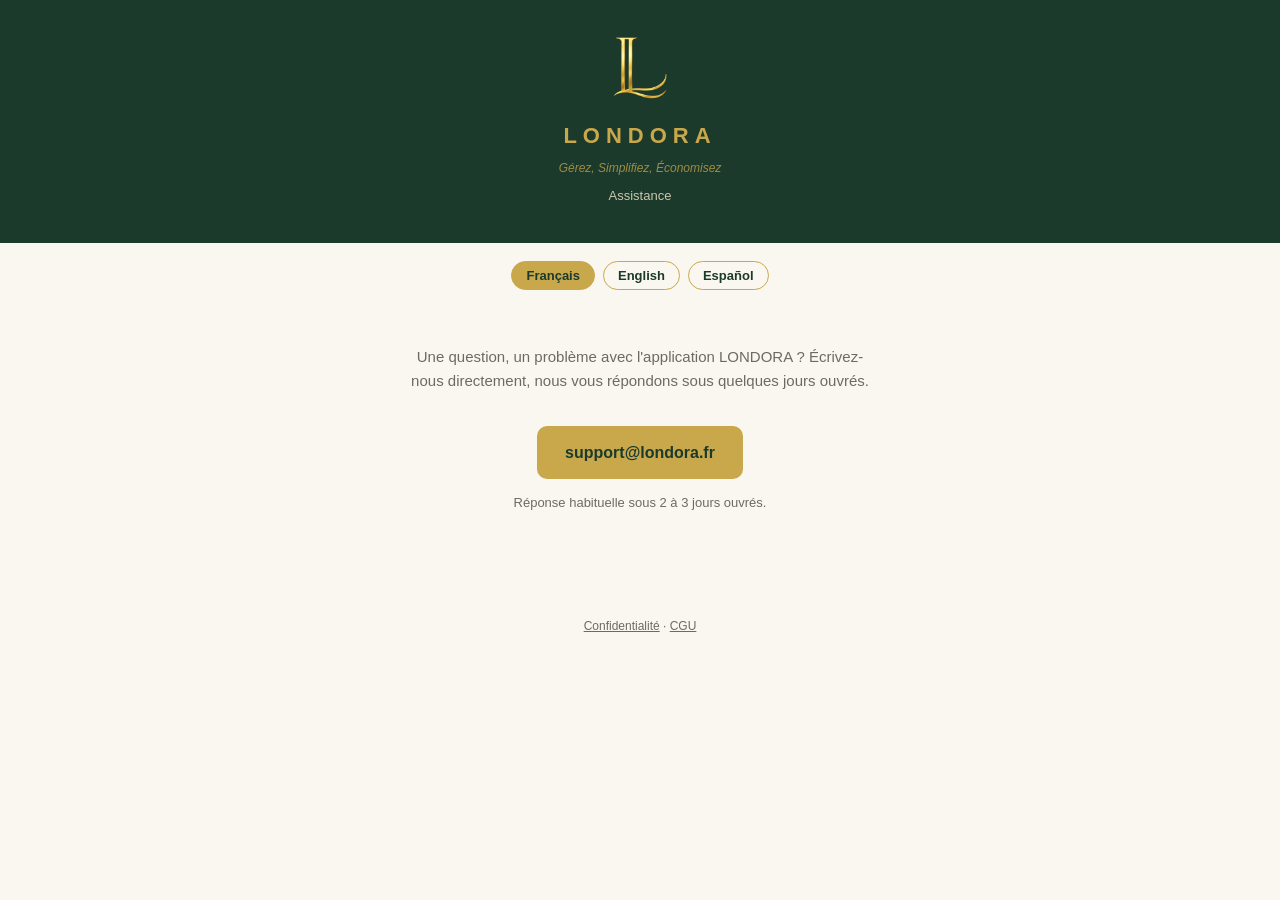
<file: index.html>
<!DOCTYPE html>
<html lang="fr">
<head>
<meta charset="UTF-8">
<meta name="viewport" content="width=device-width, initial-scale=1.0">
<title>LONDORA — Assistance</title>
<style>
  :root{ --green:#1b3a2b; --gold:#c9a84c; --text:#2b2b28; --gray:#6b6b64; --bg:#faf7f0; }
  *{box-sizing:border-box;}
  body{margin:0;font-family:-apple-system,BlinkMacSystemFont,'Segoe UI',Roboto,sans-serif;background:var(--bg);color:var(--text);line-height:1.6;}
  header{background:var(--green);padding:36px 24px;text-align:center;}
  header h1{color:var(--gold);font-size:22px;letter-spacing:6px;margin:0 0 6px;font-weight:600;}
  header p{color:#e8dfc8;font-size:13px;margin:0;opacity:.85;}
  header .slogan{color:var(--gold);font-size:12px;margin:2px 0 8px;opacity:.75;font-style:italic;}
  .langs{display:flex;justify-content:center;gap:8px;padding:18px 16px 0;}
  .langs button{border:1px solid var(--gold);background:transparent;color:var(--green);padding:6px 14px;border-radius:20px;font-size:13px;cursor:pointer;font-weight:600;}
  .langs button.active{background:var(--gold);color:var(--green);}
  main{max-width:520px;margin:0 auto;padding:40px 24px 70px;text-align:center;}
  p{font-size:15px;color:var(--gray);}
  .btn{display:inline-block;margin-top:18px;background:var(--gold);color:var(--green);text-decoration:none;padding:14px 28px;border-radius:10px;font-weight:700;font-size:16px;}
  .delay{font-size:13px;color:var(--gray);margin-top:14px;}
  .lang-block{display:none;}
  .lang-block.active{display:block;}
  footer{text-align:center;padding:20px;font-size:12px;color:var(--gray);}
  footer a{color:var(--gray);}
</style>
</head>
<body>
<header>
  <img src="[data-uri]" alt="LONDORA" style="width:56px;height:auto;margin-bottom:10px;">
  <h1>LONDORA</h1>
  <p class="slogan" id="slogan">Gérez, Simplifiez, Économisez</p>
  <p id="subtitle">Assistance</p>
</header>
<div class="langs">
  <button data-lang="fr" class="active">Français</button>
  <button data-lang="en">English</button>
  <button data-lang="es">Español</button>
</div>
<main>

<div class="lang-block active" data-lang="fr">
<p>Une question, un problème avec l'application LONDORA ? Écrivez-nous directement, nous vous répondons sous quelques jours ouvrés.</p>
<a class="btn" href="mailto:support@londora.fr">support@londora.fr</a>
<p class="delay">Réponse habituelle sous 2 à 3 jours ouvrés.</p>
</div>

<div class="lang-block" data-lang="en">
<p>A question or an issue with the LONDORA app? Write to us directly, we reply within a few business days.</p>
<a class="btn" href="mailto:support@londora.fr">support@londora.fr</a>
<p class="delay">Typical response time: 2 to 3 business days.</p>
</div>

<div class="lang-block" data-lang="es">
<p>¿Una pregunta o un problema con la app LONDORA? Escríbanos directamente, respondemos en unos días hábiles.</p>
<a class="btn" href="mailto:support@londora.fr">support@londora.fr</a>
<p class="delay">Tiempo de respuesta habitual: 2 a 3 días hábiles.</p>
</div>

</main>
<footer>
  <a href="privacy-policy.html">Confidentialité</a> · <a href="terms-of-service.html">CGU</a>
</footer>
<script>
  var subtitles={fr:'Assistance',en:'Support',es:'Soporte'};
  var slogans={fr:'Gérez, Simplifiez, Économisez',en:'Manage, Simplify, Save',es:'Gestione, Simplifique, Ahorre'};
  document.querySelectorAll('.langs button').forEach(function(btn){
    btn.addEventListener('click',function(){
      var lang=btn.getAttribute('data-lang');
      document.querySelectorAll('.langs button').forEach(function(b){b.classList.toggle('active',b===btn);});
      document.querySelectorAll('.lang-block').forEach(function(b){b.classList.toggle('active',b.getAttribute('data-lang')===lang);});
      document.getElementById('subtitle').textContent=subtitles[lang];
      document.getElementById('slogan').textContent=slogans[lang];
      document.documentElement.lang=lang;
    });
  });
</script>
</body>
</html>
</file>
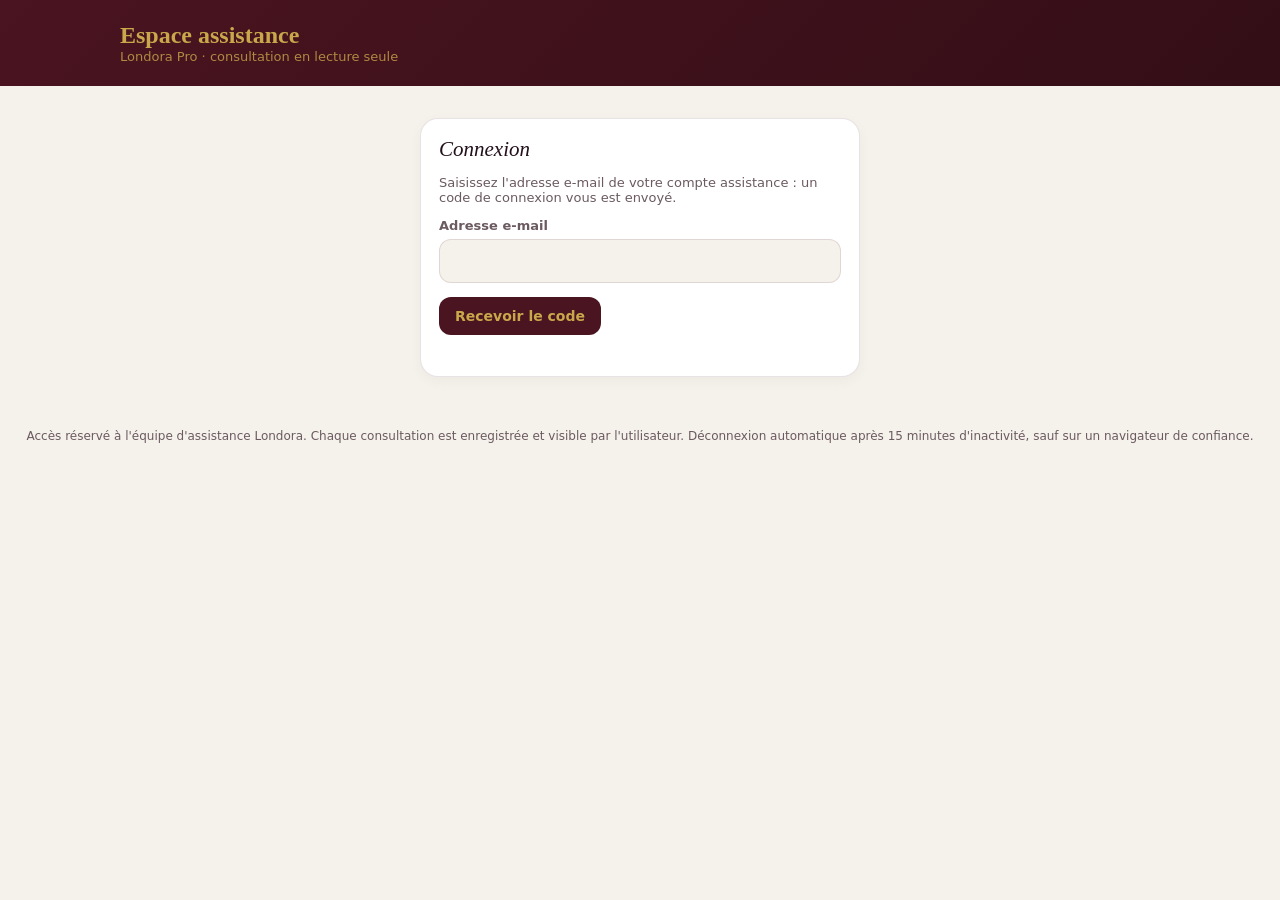
<file: assistance/index.html>
<!doctype html>
<html lang="fr">
<head>
<meta charset="utf-8">
<meta name="viewport" content="width=device-width, initial-scale=1, viewport-fit=cover">
<meta name="robots" content="noindex, nofollow, noarchive">
<meta name="referrer" content="no-referrer">
<meta http-equiv="Content-Security-Policy" content="default-src 'none'; script-src 'self'; style-src 'self' https://fonts.googleapis.com; font-src https://fonts.gstatic.com; img-src 'self' data:; connect-src https://pddevkamxjvnylurqqjo.supabase.co; base-uri 'none'; form-action 'none'">
<title>Espace assistance — Londora Pro</title>
<link rel="preconnect" href="https://fonts.googleapis.com">
<link href="https://fonts.googleapis.com/css2?family=Playfair+Display:ital,wght@0,600;1,500&family=Inter:wght@400;500;600;700&display=swap" rel="stylesheet">
<link rel="stylesheet" href="assistance.css">
<!--
  Espace assistance Londora Pro — publié sur support.londora.fr/assistance/.
  Connexion : code e-mail (Supabase Auth) + double authentification (TOTP).
  Lecture seule d'un dossier UNIQUEMENT avec le code d'accès que
  l'utilisateur a créé dans l'app (supabase/support_access.sql).
  Aucune clé secrète ici : seule la clé publique (publishable) est utilisée.
  La session est gardée en mémoire ; « Faire confiance à ce navigateur » (case
  à cocher, 7 jours non prolongés) conserve seulement le jeton de renouvellement.
-->
</head>
<body>
<header><div class="wrap head">
  <div><h1>Espace assistance</h1><div class="sub">Londora Pro · consultation en lecture seule</div></div>
  <div class="head-actions"><span id="who" class="who"></span><button class="btn ghost" id="logout" hidden>Se déconnecter</button></div>
</div></header>
<main class="wrap" id="app"><p class="muted">Chargement…</p></main>
<footer>Accès réservé à l'équipe d'assistance Londora. Chaque consultation est enregistrée et visible par l'utilisateur. Déconnexion automatique après 15 minutes d'inactivité, sauf sur un navigateur de confiance.</footer>
<script src="assistance.js"></script>
</body>
</html>
</file>
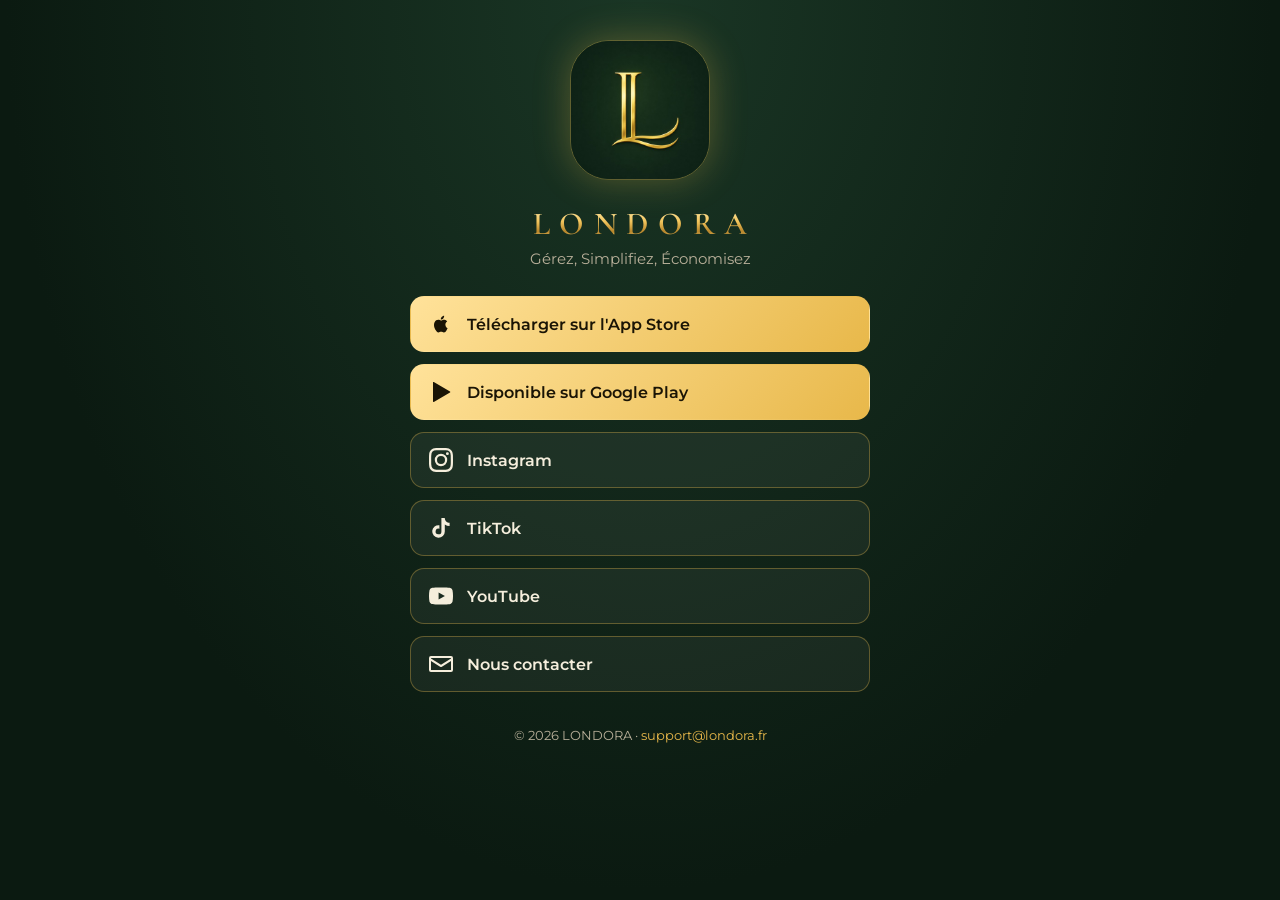
<file: liens/index.html>
<!doctype html>
<html lang="fr">
<head>
<meta charset="utf-8">
<meta name="viewport" content="width=device-width, initial-scale=1">
<title>LONDORA — Liens</title>
<meta name="description" content="LONDORA — Gérez, Simplifiez, Économisez. Retrouvez l'app et tous nos réseaux.">
<meta property="og:title" content="LONDORA">
<meta property="og:description" content="Gérez, Simplifiez, Économisez. L'app et tous nos réseaux.">
<meta property="og:image" content="https://support.londora.fr/liens/logo.jpg">
<meta property="og:url" content="https://support.londora.fr/liens/">
<meta name="theme-color" content="#0B1A11">
<link rel="icon" href="logo.jpg">
<link rel="preconnect" href="https://fonts.googleapis.com">
<link href="https://fonts.googleapis.com/css2?family=Cormorant+Garamond:wght@600&family=Montserrat:wght@400;600&display=swap" rel="stylesheet">
<style>
  :root {
    --bg: #0B1A11;
    --bg2: #1A3625;
    --gold: #E8B84A;
    --gold-light: #FFE29A;
    --text: #F5EEDC;
    --muted: #B9B09A;
    --card: rgba(255, 255, 255, 0.05);
    --card-border: rgba(232, 184, 74, 0.35);
  }
  * { box-sizing: border-box; margin: 0; padding: 0; }
  body {
    min-height: 100vh;
    background: radial-gradient(ellipse at top, var(--bg2) 0%, var(--bg) 70%) fixed, var(--bg);
    color: var(--text);
    font-family: "Montserrat", system-ui, sans-serif;
    display: flex;
    justify-content: center;
    padding: 40px 16px 32px;
  }
  main { width: 100%; max-width: 460px; text-align: center; }
  .logo {
    width: 100%;
    max-width: 140px;
    border-radius: 28%;
    border: 1px solid var(--card-border);
    box-shadow: 0 0 36px rgba(232, 184, 74, 0.3);
  }
  .sr { position: absolute; width: 1px; height: 1px; overflow: hidden; clip: rect(0 0 0 0); }
  h1 {
    font-family: "Cormorant Garamond", serif;
    font-weight: 600;
    letter-spacing: 0.3em;
    padding-left: 0.3em;
    background: linear-gradient(180deg, #FFF1C1 0%, #F2C55C 45%, #B8862B 70%, #F7D77F 100%);
    -webkit-background-clip: text;
    background-clip: text;
    color: transparent;
    margin-top: 20px;
    font-size: 2rem;
  }
  .tagline { color: var(--muted); margin: 6px 0 28px; font-size: 0.95rem; }
  .links { display: flex; flex-direction: column; gap: 12px; }
  a.link {
    display: flex;
    align-items: center;
    gap: 14px;
    padding: 15px 18px;
    border-radius: 14px;
    background: var(--card);
    border: 1px solid var(--card-border);
    color: var(--text);
    text-decoration: none;
    font-weight: 600;
    transition: transform .15s ease, background .15s ease, border-color .15s ease;
  }
  a.link:hover, a.link:focus-visible {
    transform: translateY(-2px);
    background: rgba(232, 184, 74, 0.12);
    border-color: var(--gold);
    outline: none;
  }
  a.link.primary {
    background: linear-gradient(135deg, var(--gold-light), var(--gold));
    color: #1A1405;
    border-color: transparent;
  }
  a.link svg { width: 24px; height: 24px; flex-shrink: 0; fill: currentColor; }
  a.link span { flex: 1; text-align: left; }
  a.link small { display: block; font-weight: 400; font-size: 0.8rem; opacity: 0.75; }
  footer { margin-top: 36px; color: var(--muted); font-size: 0.8rem; }
  footer a { color: var(--gold); text-decoration: none; }
</style>
</head>
<body>
<main>
  <img class="logo" src="[data-uri]" alt="Logo LONDORA">
  <h1>LONDORA</h1>
  <p class="tagline">Gérez, Simplifiez, Économisez</p>
  <nav class="links" id="links"></nav>
  <footer>© <span id="year"></span> LONDORA · <a href="mailto:support@londora.fr">support@londora.fr</a></footer>
</main>

<script>
  // ====== À MODIFIER : mets tes liens ici. Laisse "" pour cacher un bouton. ======
  const LIENS = {
    appstore:  "https://apps.apple.com/fr/app/id6799540993",
    playstore: "https://play.google.com/store/apps/details?id=com.londora.app.londora",
    instagram: "https://www.instagram.com/londora.app/",
    tiktok:    "https://www.tiktok.com/@londora.app",
    youtube:   "https://www.youtube.com/@londora_app",
    facebook:  "",
    snapchat:  "",
    x:         "",
    site:      "",   // ex : "https://londora.fr"
    email:     "support@londora.fr",
  };
  // ================================================================================

  const ICONS = {
    apple: '<path d="M16.37 12.63c-.02-2.1 1.72-3.12 1.8-3.17-.98-1.43-2.5-1.63-3.05-1.65-1.3-.13-2.53.76-3.19.76-.66 0-1.67-.74-2.75-.72-1.41.02-2.72.82-3.45 2.09-1.47 2.55-.38 6.33 1.06 8.4.7 1.01 1.54 2.15 2.63 2.11 1.06-.04 1.46-.68 2.73-.68 1.28 0 1.64.68 2.75.66 1.14-.02 1.86-1.03 2.55-2.05.8-1.17 1.13-2.31 1.15-2.37-.03-.01-2.21-.85-2.23-3.38zM14.27 6.43c.58-.71.98-1.69.87-2.68-.84.03-1.86.56-2.47 1.27-.54.62-1.02 1.63-.89 2.59.94.07 1.9-.48 2.49-1.18z"/>',
    play: '<path d="M4 2.5v19c0 .4.45.65.8.43L21 12.43a.5.5 0 0 0 0-.86L4.8 2.07A.5.5 0 0 0 4 2.5z"/>',
    instagram: '<path d="M12 2.2c3.2 0 3.6 0 4.8.1 3.3.1 4.8 1.7 4.9 4.9.1 1.3.1 1.6.1 4.8s0 3.6-.1 4.8c-.1 3.2-1.7 4.8-4.9 4.9-1.3.1-1.6.1-4.8.1s-3.6 0-4.8-.1c-3.3-.1-4.8-1.7-4.9-4.9C2.2 15.6 2.2 15.2 2.2 12s0-3.6.1-4.8C2.4 3.9 3.9 2.4 7.2 2.3 8.4 2.2 8.8 2.2 12 2.2zM12 0C8.7 0 8.3 0 7.1.1 2.7.3.3 2.7.1 7.1 0 8.3 0 8.7 0 12s0 3.7.1 4.9c.2 4.4 2.6 6.8 7 7 1.2.1 1.6.1 4.9.1s3.7 0 4.9-.1c4.4-.2 6.8-2.6 7-7 .1-1.2.1-1.6.1-4.9s0-3.7-.1-4.9c-.2-4.4-2.6-6.8-7-7C15.7 0 15.3 0 12 0zm0 5.8a6.2 6.2 0 1 0 0 12.4 6.2 6.2 0 0 0 0-12.4zM12 16a4 4 0 1 1 0-8 4 4 0 0 1 0 8zm6.4-11.8a1.4 1.4 0 1 0 0 2.9 1.4 1.4 0 0 0 0-2.9z"/>',
    tiktok: '<path d="M19.6 6.7a4.8 4.8 0 0 1-3.8-4.2V2h-3.4v13.4a2.9 2.9 0 1 1-2-2.7V9.2a6.3 6.3 0 1 0 5.4 6.2V8.6a8.2 8.2 0 0 0 4.8 1.5V6.7h-1z"/>',
    youtube: '<path d="M23.5 6.2a3 3 0 0 0-2.1-2.1C19.5 3.6 12 3.6 12 3.6s-7.5 0-9.4.5A3 3 0 0 0 .5 6.2 31 31 0 0 0 0 12a31 31 0 0 0 .5 5.8 3 3 0 0 0 2.1 2.1c1.9.5 9.4.5 9.4.5s7.5 0 9.4-.5a3 3 0 0 0 2.1-2.1A31 31 0 0 0 24 12a31 31 0 0 0-.5-5.8zM9.6 15.6V8.4l6.3 3.6-6.3 3.6z"/>',
    facebook: '<path d="M24 12a12 12 0 1 0-13.9 11.9v-8.4h-3V12h3V9.4c0-3 1.8-4.7 4.5-4.7 1.3 0 2.7.2 2.7.2v3h-1.5c-1.5 0-2 .9-2 1.9V12h3.4l-.5 3.5h-2.9v8.4A12 12 0 0 0 24 12z"/>',
    snapchat: '<path d="M12.2 1c2.4 0 4.6 1.4 5.6 3.6.4.8.4 2.2.3 3.4v.6c.3.1.6.2 1 .1.5-.1 1 .1 1.1.5.2.6-.6 1-1.4 1.3-.5.2-1 .4-1 .9.3 1.5 2 3.3 3.6 3.7.3.1.5.3.4.6-.2.6-1.6.8-2.2 1-.2.3-.1.9-.5 1.1-.6.2-1.4-.2-2.6.1-1 .2-1.8 1.7-4.2 1.7s-3.2-1.5-4.2-1.7c-1.2-.3-2 .1-2.6-.1-.4-.2-.3-.8-.5-1.1-.6-.2-2-.4-2.2-1-.1-.3.1-.5.4-.6 1.6-.4 3.3-2.2 3.6-3.7 0-.5-.5-.7-1-.9-.8-.3-1.6-.7-1.4-1.3.1-.4.6-.6 1.1-.5.4.1.7 0 1-.1V8c-.1-1.2-.1-2.6.3-3.4C7.6 2.4 9.8 1 12.2 1z"/>',
    x: '<path d="M18.2 2.2h3.4l-7.4 8.5L23 21.8h-6.8l-5.3-7-6.1 7H1.4l7.9-9L1 2.2h7l4.8 6.4 5.4-6.4zm-1.2 17.6h1.9L7.1 4.1H5.1l11.9 15.7z"/>',
    web: '<path d="M12 0a12 12 0 1 0 0 24 12 12 0 0 0 0-24zm7.9 7h-3.4a18 18 0 0 0-1.6-4.4A10 10 0 0 1 19.9 7zM12 2c.9 1.3 1.7 2.9 2.2 5H9.8c.5-2.1 1.3-3.7 2.2-5zM2.3 14a10 10 0 0 1 0-4h3.9a20 20 0 0 0 0 4H2.3zm.8 2h3.4a18 18 0 0 0 1.6 4.4A10 10 0 0 1 3.1 16zm3.4-9H3.1a10 10 0 0 1 5-4.4A18 18 0 0 0 6.5 7zM12 22c-.9-1.3-1.7-2.9-2.2-5h4.4c-.5 2.1-1.3 3.7-2.2 5zm2.6-7H9.4a18 18 0 0 1 0-4h5.2a18 18 0 0 1 0 4zm.3 5.4c.7-1.3 1.3-2.8 1.6-4.4h3.4a10 10 0 0 1-5 4.4zm2.9-6.4a20 20 0 0 0 0-4h3.9a10 10 0 0 1 0 4h-3.9z"/>',
    mail: '<path d="M2 4h20a2 2 0 0 1 2 2v12a2 2 0 0 1-2 2H2a2 2 0 0 1-2-2V6a2 2 0 0 1 2-2zm0 2v.5l10 6.3 10-6.3V6H2zm20 2.9-9.5 6a1 1 0 0 1-1 0L2 8.9V18h20V8.9z"/>',
  };

  const BOUTONS = [
    { key: "appstore",  icon: "apple",     label: "Télécharger sur l'App Store", primary: true },
    { key: "playstore", icon: "play",      label: "Disponible sur Google Play", primary: true },
    { key: "instagram", icon: "instagram", label: "Instagram" },
    { key: "tiktok",    icon: "tiktok",    label: "TikTok" },
    { key: "youtube",   icon: "youtube",   label: "YouTube" },
    { key: "facebook",  icon: "facebook",  label: "Facebook" },
    { key: "snapchat",  icon: "snapchat",  label: "Snapchat" },
    { key: "x",         icon: "x",         label: "X (Twitter)" },
    { key: "site",      icon: "web",       label: "Site web" },
    { key: "email",     icon: "mail",      label: "Nous contacter" },
  ];

  const nav = document.getElementById("links");
  for (const b of BOUTONS) {
    let url = LIENS[b.key];
    if (!url) continue;
    if (b.key === "email") url = "mailto:" + url;
    const a = document.createElement("a");
    a.className = "link" + (b.primary ? " primary" : "");
    a.href = url;
    if (!url.startsWith("mailto:")) { a.target = "_blank"; a.rel = "noopener"; }
    a.innerHTML = `<svg viewBox="0 0 24 24" aria-hidden="true">${ICONS[b.icon]}</svg>`
      + `<span>${b.label}${b.sub ? `<small>${b.sub}</small>` : ""}</span>`;
    nav.appendChild(a);
  }
  document.getElementById("year").textContent = new Date().getFullYear();
</script>
</body>
</html>
</file>
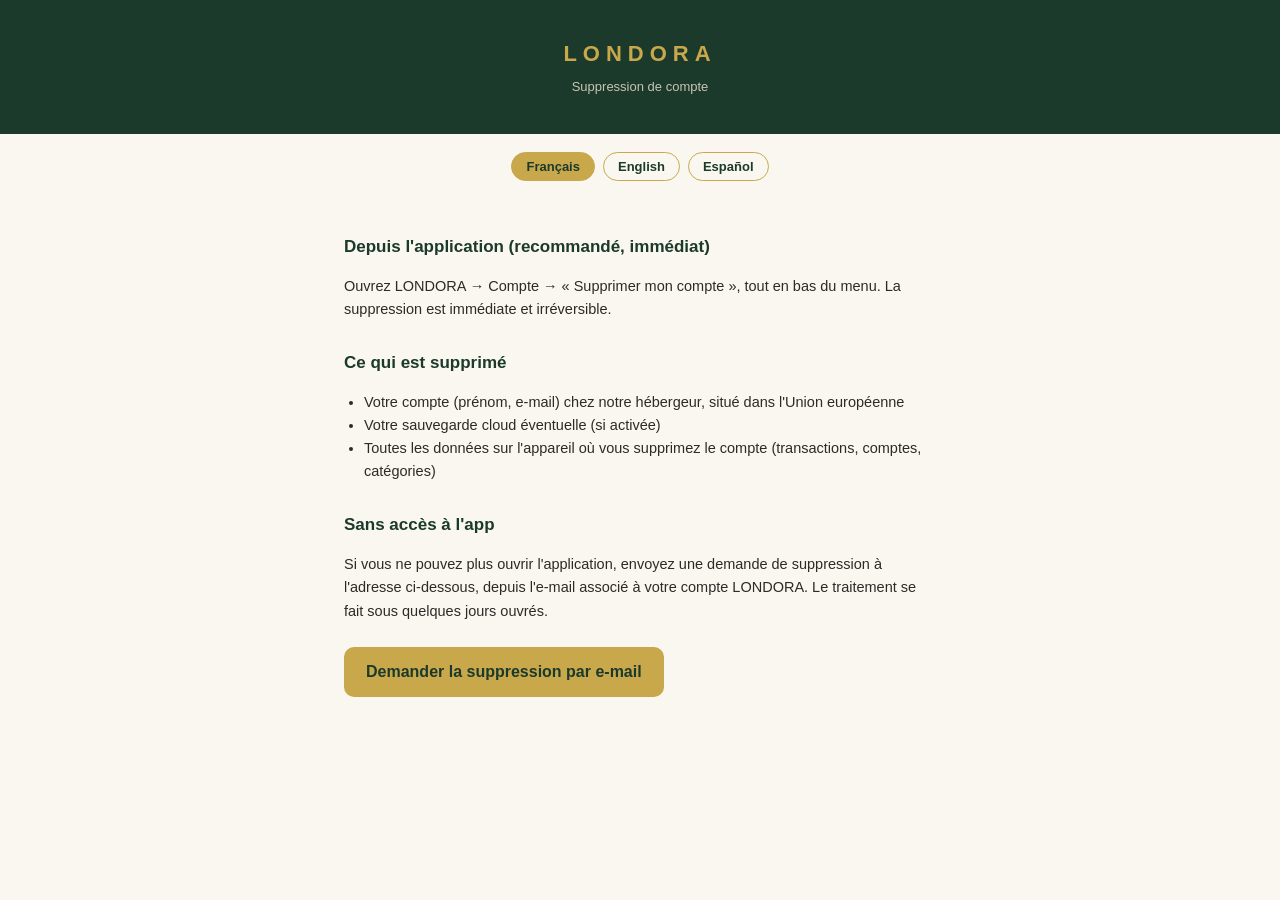
<file: account-deletion.html>
<!DOCTYPE html>
<html lang="fr">
<head>
<meta charset="UTF-8">
<meta name="viewport" content="width=device-width, initial-scale=1.0">
<title>LONDORA — Suppression de compte</title>
<style>
  :root{ --green:#1b3a2b; --gold:#c9a84c; --text:#2b2b28; --gray:#6b6b64; --bg:#faf7f0; }
  *{box-sizing:border-box;}
  body{margin:0;font-family:-apple-system,BlinkMacSystemFont,'Segoe UI',Roboto,sans-serif;background:var(--bg);color:var(--text);line-height:1.6;}
  header{background:var(--green);padding:36px 24px;text-align:center;}
  header h1{color:var(--gold);font-size:22px;letter-spacing:6px;margin:0 0 6px;font-weight:600;}
  header p{color:#e8dfc8;font-size:13px;margin:0;opacity:.85;}
  .langs{display:flex;justify-content:center;gap:8px;padding:18px 16px 0;}
  .langs button{border:1px solid var(--gold);background:transparent;color:var(--green);padding:6px 14px;border-radius:20px;font-size:13px;cursor:pointer;font-weight:600;}
  .langs button.active{background:var(--gold);color:var(--green);}
  main{max-width:640px;margin:0 auto;padding:24px 24px 60px;}
  h2{font-size:17px;color:var(--green);margin-top:28px;}
  p{font-size:14.5px;}
  ul{font-size:14.5px;padding-left:20px;}
  .btn{display:inline-block;margin-top:10px;background:var(--gold);color:var(--green);text-decoration:none;padding:12px 22px;border-radius:10px;font-weight:700;}
  .lang-block{display:none;}
  .lang-block.active{display:block;}
</style>
</head>
<body>
<header>
  <h1>LONDORA</h1>
  <p id="subtitle">Suppression de compte</p>
</header>
<div class="langs">
  <button data-lang="fr" class="active">Français</button>
  <button data-lang="en">English</button>
  <button data-lang="es">Español</button>
</div>
<main>

<div class="lang-block active" data-lang="fr">
<h2>Depuis l'application (recommandé, immédiat)</h2>
<p>Ouvrez LONDORA → Compte → « Supprimer mon compte », tout en bas du menu. La suppression est immédiate et irréversible.</p>
<h2>Ce qui est supprimé</h2>
<ul>
  <li>Votre compte (prénom, e-mail) chez notre hébergeur, situé dans l'Union européenne</li>
  <li>Votre sauvegarde cloud éventuelle (si activée)</li>
  <li>Toutes les données sur l'appareil où vous supprimez le compte (transactions, comptes, catégories)</li>
</ul>
<h2>Sans accès à l'app</h2>
<p>Si vous ne pouvez plus ouvrir l'application, envoyez une demande de suppression à l'adresse ci-dessous, depuis l'e-mail associé à votre compte LONDORA. Le traitement se fait sous quelques jours ouvrés.</p>
<a class="btn" href="mailto:support@londora.fr?subject=Suppression%20de%20compte%20LONDORA">Demander la suppression par e-mail</a>
</div>

<div class="lang-block" data-lang="en">
<h2>From the app (recommended, instant)</h2>
<p>Open LONDORA → Account → "Delete my account", at the bottom of the menu. Deletion is immediate and irreversible.</p>
<h2>What gets deleted</h2>
<ul>
  <li>Your account (first name, email) with our host, located in the European Union</li>
  <li>Any cloud backup you may have enabled</li>
  <li>All data on the device where you delete the account (transactions, accounts, categories)</li>
</ul>
<h2>Without access to the app</h2>
<p>If you can no longer open the app, send a deletion request to the address below, from the email associated with your LONDORA account. This is processed within a few business days.</p>
<a class="btn" href="mailto:support@londora.fr?subject=LONDORA%20account%20deletion%20request">Request deletion by email</a>
</div>

<div class="lang-block" data-lang="es">
<h2>Desde la app (recomendado, inmediato)</h2>
<p>Abra LONDORA → Cuenta → "Eliminar mi cuenta", al final del menú. La eliminación es inmediata e irreversible.</p>
<h2>Qué se elimina</h2>
<ul>
  <li>Su cuenta (nombre, correo electrónico) en nuestro proveedor, ubicado en la Unión Europea</li>
  <li>Cualquier copia de seguridad en la nube que haya activado</li>
  <li>Todos los datos en el dispositivo donde elimina la cuenta (transacciones, cuentas, categorías)</li>
</ul>
<h2>Sin acceso a la app</h2>
<p>Si ya no puede abrir la aplicación, envíe una solicitud de eliminación a la dirección de abajo, desde el correo asociado a su cuenta LONDORA. Se procesa en unos días hábiles.</p>
<a class="btn" href="mailto:support@londora.fr?subject=Solicitud%20de%20eliminaci%C3%B3n%20de%20cuenta%20LONDORA">Solicitar eliminación por correo</a>
</div>

</main>
<script>
  var subtitles={fr:'Suppression de compte',en:'Account deletion',es:'Eliminación de cuenta'};
  document.querySelectorAll('.langs button').forEach(function(btn){
    btn.addEventListener('click',function(){
      var lang=btn.getAttribute('data-lang');
      document.querySelectorAll('.langs button').forEach(function(b){b.classList.toggle('active',b===btn);});
      document.querySelectorAll('.lang-block').forEach(function(b){b.classList.toggle('active',b.getAttribute('data-lang')===lang);});
      document.getElementById('subtitle').textContent=subtitles[lang];
      document.documentElement.lang=lang;
    });
  });
</script>
</body>
</html>
</file>
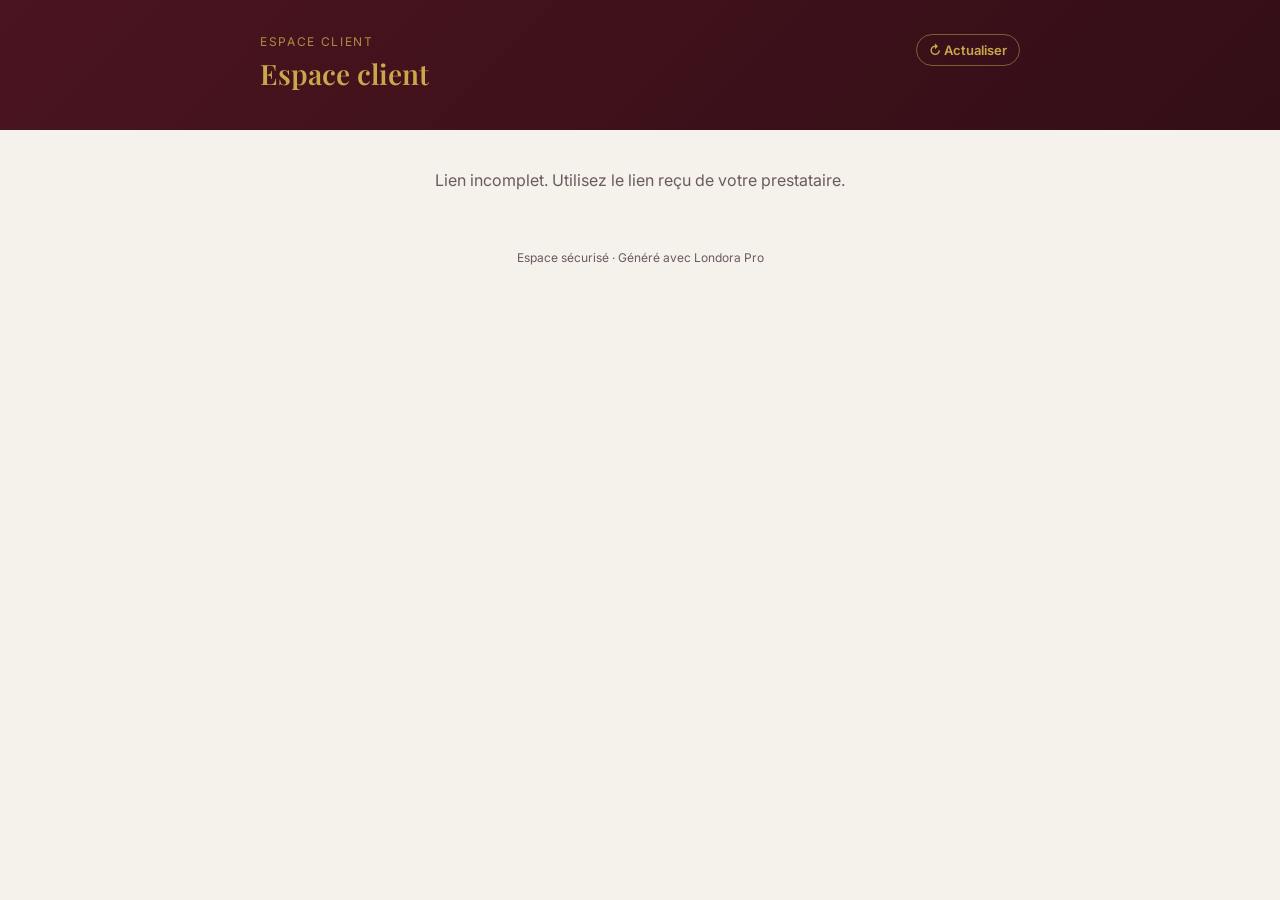
<file: portail.html>
<!doctype html>
<html lang="fr">
<head>
<meta charset="utf-8">
<meta name="viewport" content="width=device-width, initial-scale=1, viewport-fit=cover">
<meta name="robots" content="noindex, nofollow">
<title>Espace client — Londora Pro</title>
<link rel="preconnect" href="https://fonts.googleapis.com">
<link href="https://fonts.googleapis.com/css2?family=Playfair+Display:ital,wght@0,600;1,500&family=Inter:wght@400;500;600&display=swap" rel="stylesheet">
<style>
  /* Espace client Londora Pro — à publier sur support.londora.fr/portail.html.
     Lit les documents via la fonction Supabase get_portal(jeton) et signe les
     devis via sign_portal_quote(…) (supabase/client_portal.sql). */
  :root {
    --burgundy: #4A1420; --burgundy-dark: #330E16; --gold: #C9A84C; --cream: #F5F1EB;
    --card: #FFFFFF; --ink: #23101A; --muted: #6b5a60; --green: #2E8B57; --red: #C0392B; --line: rgba(74,20,32,.12);
  }
  @media (prefers-color-scheme: dark) {
    :root:not([data-theme="light"]) { --cream: #2B1219; --card: #3E1D26; --ink: #F4EBDE; --muted: #c9b8ad; --line: rgba(240,228,210,.14); }
  }
  * { box-sizing: border-box; }
  body { margin: 0; background: var(--cream); color: var(--ink); font-family: Inter, -apple-system, system-ui, sans-serif; }
  .hero { background: linear-gradient(135deg, var(--burgundy), var(--burgundy-dark)); color: var(--gold); padding: 34px 16px 30px; }
  .wrap { max-width: 760px; margin: 0 auto; padding: 0 16px; }
  .hero .wrap { padding: 0; }
  h1 { font-family: "Playfair Display", Georgia, serif; font-weight: 600; font-size: 28px; margin: 6px 0 4px; }
  .hero p { margin: 0; opacity: .85; font-size: 15px; }
  .eyebrow { font-size: 12px; letter-spacing: .14em; text-transform: uppercase; opacity: .8; }
  main { padding: 22px 0 60px; }
  .card { background: var(--card); border: 1px solid var(--line); border-radius: 18px; padding: 16px; margin-bottom: 12px; box-shadow: 0 4px 14px rgba(0,0,0,.04); }
  .row { display: flex; gap: 12px; align-items: flex-start; justify-content: space-between; flex-wrap: wrap; }
  .kind { font-size: 11px; font-weight: 600; letter-spacing: .12em; text-transform: uppercase; color: var(--gold); }
  .num { font-weight: 600; font-size: 16px; margin-top: 2px; }
  .title { color: var(--muted); font-size: 14px; margin-top: 2px; }
  .amount { font-weight: 700; font-size: 20px; white-space: nowrap; }
  .meta { color: var(--muted); font-size: 13px; margin-top: 6px; }
  .badge { display: inline-block; font-size: 12px; font-weight: 600; padding: 3px 10px; border-radius: 999px; background: rgba(201,168,76,.18); color: var(--burgundy); }
  @media (prefers-color-scheme: dark) { :root:not([data-theme="light"]) .badge { color: var(--gold); } }
  .badge.ok { background: rgba(46,139,87,.15); color: var(--green); }
  .badge.late { background: rgba(192,57,43,.12); color: var(--red); }
  .actions { display: flex; gap: 8px; flex-wrap: wrap; margin-top: 12px; }
  .btn { appearance: none; border: 0; cursor: pointer; font: 600 14px Inter, system-ui, sans-serif; padding: 10px 16px; border-radius: 12px; text-decoration: none; display: inline-flex; align-items: center; gap: 6px; }
  .btn.primary { background: var(--burgundy); color: var(--gold); }
  .btn.ghost { background: rgba(201,168,76,.16); color: var(--ink); }
  .btn:disabled { opacity: .4; cursor: default; }
  h2 { font-family: "Playfair Display", Georgia, serif; font-style: italic; font-weight: 500; font-size: 21px; margin: 22px 0 10px; }
  .empty, .error { text-align: center; color: var(--muted); padding: 40px 10px; }
  footer { text-align: center; color: var(--muted); font-size: 12px; padding: 20px 16px 40px; }
  dialog { border: 0; border-radius: 20px; padding: 0; width: min(560px, calc(100vw - 32px)); background: var(--card); color: var(--ink); }
  dialog::backdrop { background: rgba(20,5,8,.55); }
  .dlg { padding: 20px; }
  .dlg h3 { font-family: "Playfair Display", Georgia, serif; margin: 0 0 6px; font-size: 21px; }
  label.field { display: block; font-size: 13px; font-weight: 600; color: var(--muted); margin: 14px 0 6px; }
  input[type=text] { width: 100%; padding: 12px; border-radius: 12px; border: 1px solid var(--line); font: 15px Inter, system-ui; background: var(--cream); color: var(--ink); }
  .check { display: flex; gap: 10px; align-items: flex-start; margin-top: 14px; font-size: 14px; }
  canvas { width: 100%; height: 190px; background: #fff; border: 1px solid rgba(201,168,76,.6); border-radius: 14px; touch-action: none; display: block; }
  .dlg .actions { justify-content: flex-end; }
  .note { font-size: 12px; color: var(--muted); margin-top: 10px; }
  .hero .wrap { position: relative; }
  .refresh { position: absolute; top: 0; right: 0; appearance: none; border: 1px solid rgba(201,168,76,.5); background: transparent; color: var(--gold);
             font: 600 13px Inter, system-ui, sans-serif; padding: 7px 12px; border-radius: 999px; cursor: pointer; }
  .refresh:disabled { opacity: .5; cursor: default; }
  .updated { font-size: 12px; opacity: .7; margin-top: 8px; }
</style>
</head>
<body>
<header class="hero">
  <div class="wrap">
    <button class="refresh" id="refresh" type="button" aria-label="Actualiser les documents">↻ Actualiser</button>
    <div class="eyebrow">Espace client</div>
    <h1 id="business">Chargement…</h1>
    <p id="client"></p>
    <div class="updated" id="updated"></div>
  </div>
</header>
<main class="wrap" id="content"></main>
<footer>Espace sécurisé · Généré avec Londora Pro</footer>

<dialog id="signDialog">
  <form class="dlg" method="dialog" id="signForm">
    <h3>Signer le devis</h3>
    <div class="meta" id="signSummary"></div>
    <label class="field" for="signer">Nom du signataire</label>
    <input type="text" id="signer" autocomplete="name" required>
    <label class="check"><input type="checkbox" id="agree"> <span>Bon pour accord : j'accepte ce devis, son montant et ses conditions.</span></label>
    <label class="field">Signature</label>
    <canvas id="pad"></canvas>
    <div class="note">Signez avec le doigt ou la souris. <a href="#" id="clearPad">Effacer</a></div>
    <div class="note" id="signError" style="color:var(--red)"></div>
    <div class="actions">
      <button class="btn ghost" value="cancel" type="button" id="cancelSign">Annuler</button>
      <button class="btn primary" type="submit" id="confirmSign" disabled>Valider la signature</button>
    </div>
  </form>
</dialog>

<script>
  // ⚠️ Mêmes valeurs que LondoraPro/Utilities/SupabaseConfig.swift (projet Supabase de l'app).
  const SUPABASE_URL = "https://pddevkamxjvnylurqqjo.supabase.co";
  const SUPABASE_KEY = "sb_publishable_FCJHQem6nVkO13VX6l5qrg_Iv6jv-og";

  const token = new URLSearchParams(location.search).get("t") || "";
  const content = document.getElementById("content");
  const euro = new Intl.NumberFormat("fr-FR", { style: "currency", currency: "EUR" });
  const date = (d) => new Date(d).toLocaleDateString("fr-FR", { day: "numeric", month: "long", year: "numeric" });
  const kinds = { devis: "Devis", facture: "Facture", prefacture: "Préfacture", avoir: "Avoir" };
  const statuses = { brouillon: "Brouillon", envoye: "En attente de votre accord", accepte: "Accepté", refuse: "Refusé",
                     emise: "À régler", payee: "Payée", annulee: "Annulée", valide: "Validé" };

  async function rpc(name, body) {
    const res = await fetch(`${SUPABASE_URL}/rest/v1/rpc/${name}`, {
      method: "POST",
      headers: { "Content-Type": "application/json", apikey: SUPABASE_KEY },
      body: JSON.stringify(body),
    });
    if (!res.ok) throw new Error(`HTTP ${res.status}`);
    return res.json();
  }

  function esc(s) { return String(s ?? "").replace(/[&<>"']/g, (c) => ({ "&": "&amp;", "<": "&lt;", ">": "&gt;", '"': "&quot;", "'": "&#39;" }[c])); }

  function badge(doc) {
    const label = doc.signed_at ? `Signé le ${date(doc.signed_at)}` : (statuses[doc.status] || doc.status || "");
    const cls = doc.signed_at || ["accepte", "payee", "valide"].includes(doc.status) ? "ok" : (doc.status === "emise" ? "late" : "");
    return label ? `<span class="badge ${cls}">${esc(label)}</span>` : "";
  }

  function card(doc) {
    const actions = [];
    if (doc.pdf_path) actions.push(`<a class="btn ghost" href="${esc(doc.pdf_path)}" target="_blank" rel="noopener">Voir le PDF</a>`);
    if (doc.payment_url && doc.status === "emise") actions.push(`<a class="btn primary" href="${esc(doc.payment_url)}" target="_blank" rel="noopener">Payer en ligne</a>`);
    if (doc.kind === "devis" && doc.can_sign && !doc.signed_at) actions.push(`<button class="btn primary" data-sign="${esc(doc.id)}">Signer le devis</button>`);
    return `<div class="card"><div class="row">
      <div><div class="kind">${esc(kinds[doc.kind] || doc.kind)}</div><div class="num">${esc(doc.number)}</div>
      ${doc.title ? `<div class="title">${esc(doc.title)}</div>` : ""}<div class="meta">${date(doc.issue_date)} · ${badge(doc)}</div></div>
      <div class="amount">${euro.format(Number(doc.total_ttc))}</div></div>
      ${actions.length ? `<div class="actions">${actions.join("")}</div>` : ""}</div>`;
  }

  let docs = [];
  let loading = false;
  async function load() {
    if (loading) return;
    loading = true;
    const btn = document.getElementById("refresh");
    btn.disabled = true;
    try { await fetchPortal(); } finally { loading = false; btn.disabled = false; }
  }
  async function fetchPortal() {
    if (!token) { showError("Lien incomplet. Utilisez le lien reçu de votre prestataire."); return; }
    try {
      const data = await rpc("get_portal", { p_token: token });
      if (data.error) { showError("Ce lien n'est plus valide. Demandez un nouveau lien à votre prestataire."); return; }
      document.getElementById("business").textContent = data.business_name || "Londora Pro";
      document.getElementById("client").textContent = data.client_name ? `Documents de ${data.client_name}` : "";
      document.title = `Espace client — ${data.business_name || "Londora Pro"}`;
      docs = data.documents || [];
      render();
      document.getElementById("updated").textContent =
        `Mis à jour à ${new Date().toLocaleTimeString("fr-FR", { hour: "2-digit", minute: "2-digit" })}`;
    } catch (e) {
      showError("Impossible de charger vos documents pour le moment. Réessayez dans quelques instants.");
    }
  }

  function render() {
    if (!docs.length) { content.innerHTML = `<div class="empty">Aucun document pour l'instant.</div>`; return; }
    const groups = [["Devis à signer", docs.filter((d) => d.kind === "devis" && d.can_sign && !d.signed_at)],
                    ["Factures à régler", docs.filter((d) => d.kind === "facture" && d.status === "emise")],
                    ["Tous vos documents", docs]];
    content.innerHTML = groups.filter(([, list]) => list.length)
      .map(([title, list]) => `<h2>${title}</h2>${list.map(card).join("")}`).join("");
    content.querySelectorAll("[data-sign]").forEach((b) => b.addEventListener("click", () => openSign(b.dataset.sign)));
  }

  function showError(msg) {
    document.getElementById("business").textContent = "Espace client";
    content.innerHTML = `<div class="error">${esc(msg)}</div>`;
  }

  // ───── Signature ─────
  const dialog = document.getElementById("signDialog");
  const pad = document.getElementById("pad");
  const ctx = pad.getContext("2d");
  let drawing = false, hasInk = false, currentDoc = null;

  function sizePad() {
    const r = pad.getBoundingClientRect(), s = window.devicePixelRatio || 1;
    pad.width = r.width * s; pad.height = r.height * s;
    ctx.setTransform(s, 0, 0, s, 0, 0);
    ctx.lineWidth = 2.6; ctx.lineCap = "round"; ctx.lineJoin = "round"; ctx.strokeStyle = "#141a4d";
    hasInk = false; updateConfirm();
  }
  const pos = (e) => { const r = pad.getBoundingClientRect(); return { x: e.clientX - r.left, y: e.clientY - r.top }; };
  pad.addEventListener("pointerdown", (e) => { drawing = true; pad.setPointerCapture(e.pointerId); const p = pos(e); ctx.beginPath(); ctx.moveTo(p.x, p.y); });
  pad.addEventListener("pointermove", (e) => { if (!drawing) return; const p = pos(e); ctx.lineTo(p.x, p.y); ctx.stroke(); hasInk = true; updateConfirm(); });
  ["pointerup", "pointercancel", "pointerleave"].forEach((t) => pad.addEventListener(t, () => { drawing = false; }));
  document.getElementById("clearPad").addEventListener("click", (e) => { e.preventDefault(); sizePad(); });
  ["signer", "agree"].forEach((id) => document.getElementById(id).addEventListener("input", updateConfirm));

  function updateConfirm() {
    document.getElementById("confirmSign").disabled =
      !(hasInk && document.getElementById("agree").checked && document.getElementById("signer").value.trim());
  }

  function openSign(id) {
    currentDoc = docs.find((d) => d.id === id);
    if (!currentDoc) return;
    document.getElementById("signSummary").textContent = `Devis ${currentDoc.number} · ${euro.format(Number(currentDoc.total_ttc))}`;
    document.getElementById("signError").textContent = "";
    document.getElementById("agree").checked = false;
    dialog.showModal();
    requestAnimationFrame(sizePad);
  }
  document.getElementById("cancelSign").addEventListener("click", () => dialog.close());

  document.getElementById("signForm").addEventListener("submit", async (e) => {
    e.preventDefault();
    const btn = document.getElementById("confirmSign");
    btn.disabled = true; btn.textContent = "Envoi…";
    try {
      const png = pad.toDataURL("image/png").replace("data:image/png;base64,", "");
      const result = await rpc("sign_portal_quote", {
        p_token: token, p_document_id: currentDoc.id,
        p_signer_name: document.getElementById("signer").value.trim(), p_signature_png: png,
      });
      if (result === "ok" || result === "already_signed") {
        dialog.close();
        await load();
      } else {
        document.getElementById("signError").textContent = "La signature n'a pas pu être enregistrée. Réessayez.";
      }
    } catch {
      document.getElementById("signError").textContent = "Connexion impossible. Réessayez dans quelques instants.";
    } finally {
      btn.textContent = "Valider la signature"; updateConfirm();
    }
  });

  // Actualisation : bouton, toutes les 60 s, et au retour sur l'onglet
  // (sauf pendant une signature en cours).
  document.getElementById("refresh").addEventListener("click", load);
  const quietRefresh = () => { if (!dialog.open && document.visibilityState === "visible") load(); };
  setInterval(quietRefresh, 60000);
  document.addEventListener("visibilitychange", quietRefresh);

  load();
</script>
</body>
</html>
</file>
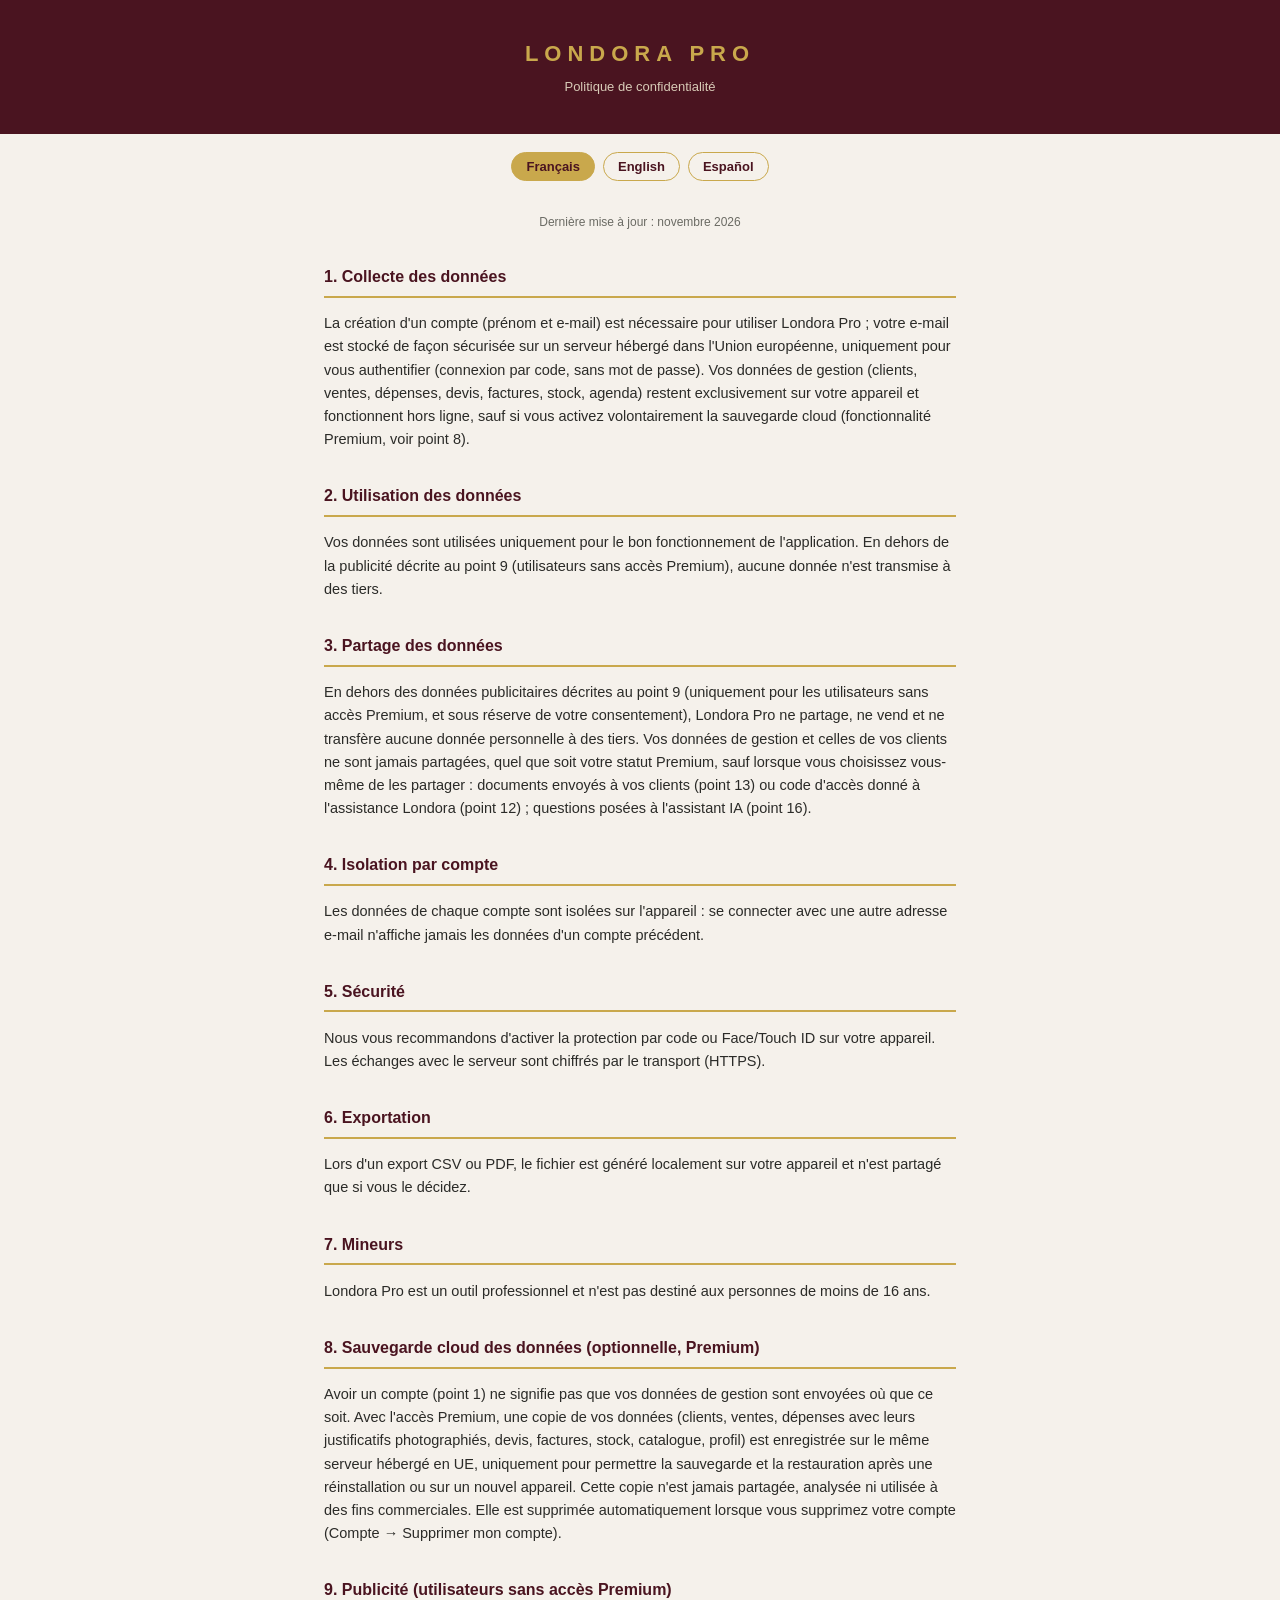
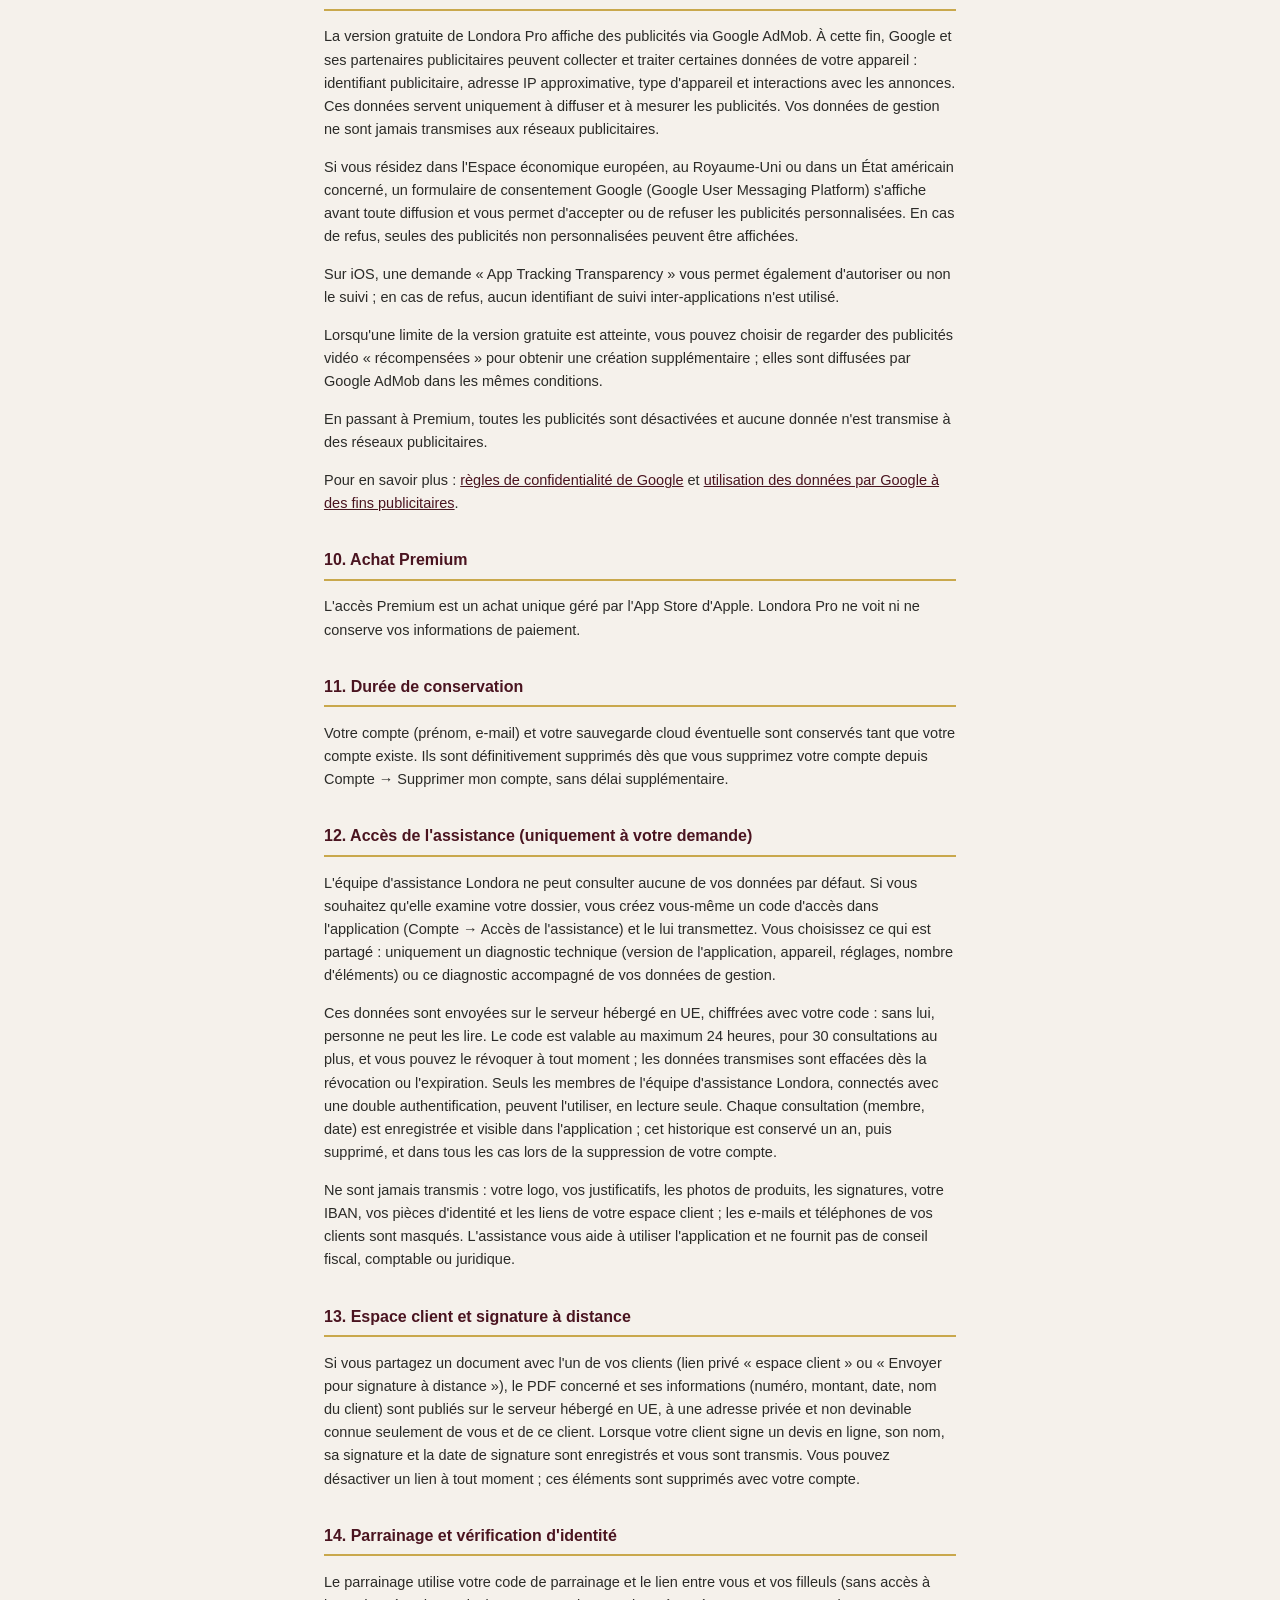
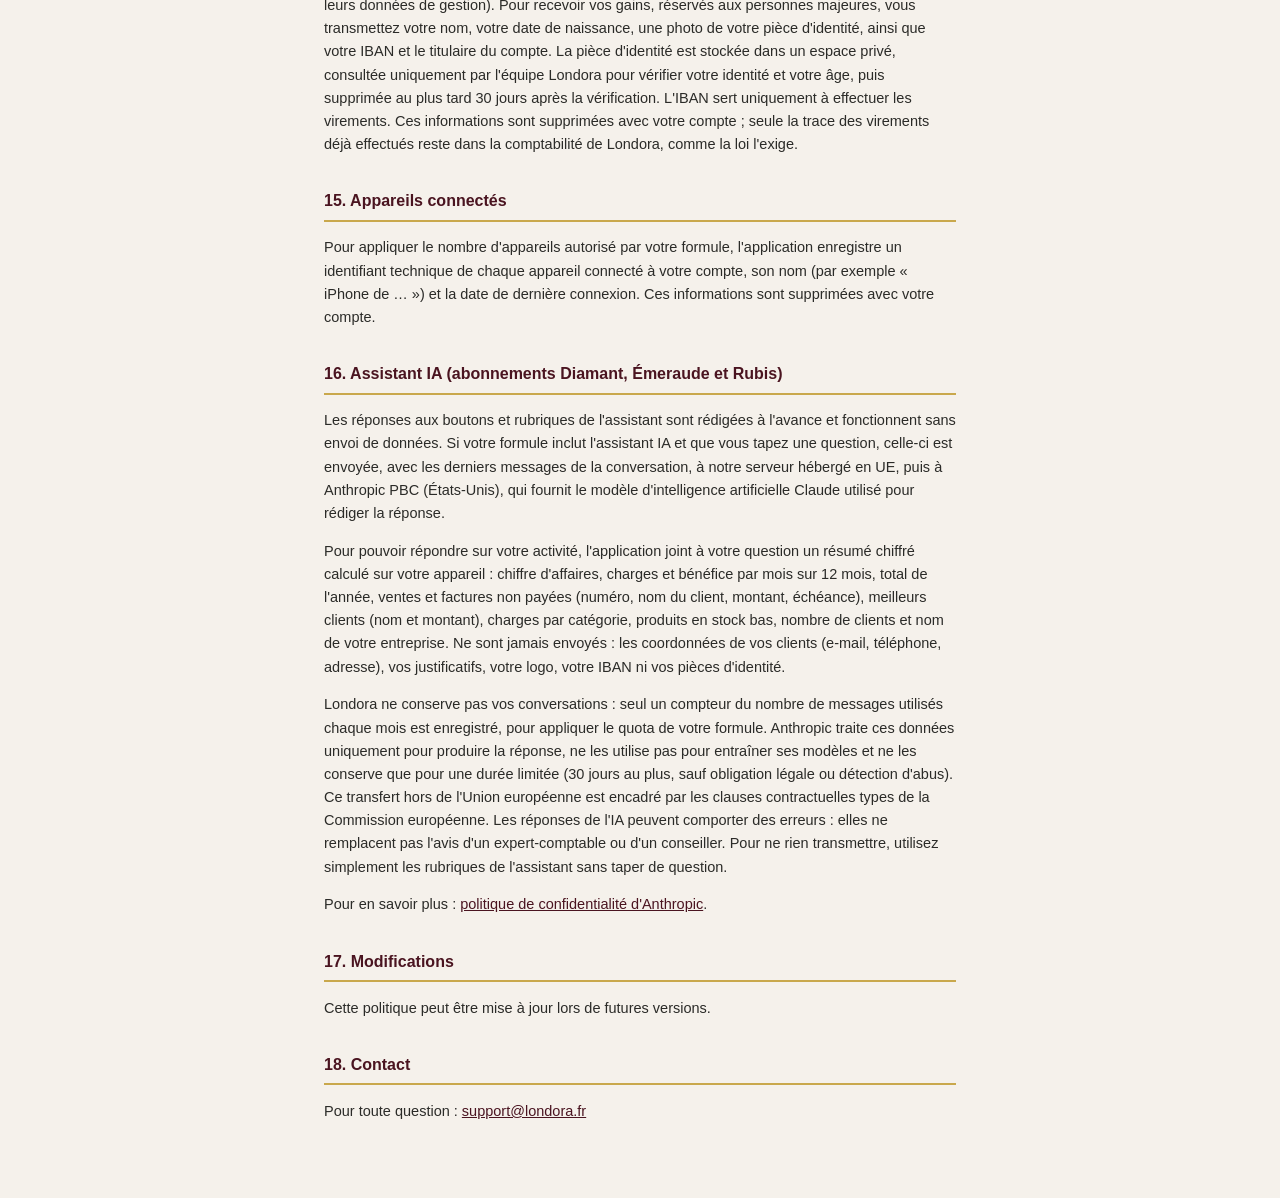
<file: privacy-policy-pro.html>
<!DOCTYPE html>
<html lang="fr">
<head>
<meta charset="UTF-8">
<meta name="viewport" content="width=device-width, initial-scale=1.0">
<title>Londora Pro — Politique de confidentialité</title>
<style>
  :root{ --burgundy:#4A1420; --burgundy-dark:#3A0F19; --gold:#C9A84C; --gold-dark:#9A7B1B; --ink:#2B2B28; --gray:#6B6B64; --bg:#F5F1EB; }
  *{box-sizing:border-box;}
  body{margin:0;font-family:-apple-system,BlinkMacSystemFont,'Segoe UI',Roboto,sans-serif;background:var(--bg);color:var(--ink);line-height:1.6;}
  header{background:var(--burgundy);padding:36px 24px;text-align:center;}
  header h1{color:var(--gold);font-size:22px;letter-spacing:6px;margin:0 0 6px;font-weight:700;}
  header p{color:#E8DFC8;font-size:13px;margin:0;opacity:.9;}
  .langs{display:flex;justify-content:center;gap:8px;padding:18px 16px 0;}
  .langs button{border:1px solid var(--gold);background:transparent;color:var(--burgundy);padding:6px 14px;border-radius:20px;font-size:13px;cursor:pointer;font-weight:600;}
  .langs button.active{background:var(--gold);color:var(--burgundy);}
  main{max-width:680px;margin:0 auto;padding:24px 24px 60px;}
  section h2{font-size:16px;color:var(--burgundy);border-bottom:2px solid var(--gold);padding-bottom:6px;margin-top:32px;}
  section p{font-size:14.5px;color:var(--ink);}
  .updated{font-size:12px;color:var(--gray);text-align:center;margin-top:8px;}
  .lang-block{display:none;}
  .lang-block.active{display:block;}
  a{color:var(--burgundy);}
</style>
</head>
<body>
<header>
  <h1>LONDORA&nbsp;PRO</h1>
  <p id="subtitle">Politique de confidentialité</p>
</header>
<div class="langs">
  <button data-lang="fr" class="active">Français</button>
  <button data-lang="en">English</button>
  <button data-lang="es">Español</button>
</div>
<main>

<div class="lang-block active" data-lang="fr">
<p class="updated">Dernière mise à jour : novembre 2026</p>
<section><h2>1. Collecte des données</h2><p>La création d'un compte (prénom et e-mail) est nécessaire pour utiliser Londora Pro ; votre e-mail est stocké de façon sécurisée sur un serveur hébergé dans l'Union européenne, uniquement pour vous authentifier (connexion par code, sans mot de passe). Vos données de gestion (clients, ventes, dépenses, devis, factures, stock, agenda) restent exclusivement sur votre appareil et fonctionnent hors ligne, sauf si vous activez volontairement la sauvegarde cloud (fonctionnalité Premium, voir point 8).</p></section>
<section><h2>2. Utilisation des données</h2><p>Vos données sont utilisées uniquement pour le bon fonctionnement de l'application. En dehors de la publicité décrite au point 9 (utilisateurs sans accès Premium), aucune donnée n'est transmise à des tiers.</p></section>
<section><h2>3. Partage des données</h2><p>En dehors des données publicitaires décrites au point 9 (uniquement pour les utilisateurs sans accès Premium, et sous réserve de votre consentement), Londora Pro ne partage, ne vend et ne transfère aucune donnée personnelle à des tiers. Vos données de gestion et celles de vos clients ne sont jamais partagées, quel que soit votre statut Premium, sauf lorsque vous choisissez vous-même de les partager : documents envoyés à vos clients (point 13) ou code d'accès donné à l'assistance Londora (point 12) ; questions posées à l'assistant IA (point 16).</p></section>
<section><h2>4. Isolation par compte</h2><p>Les données de chaque compte sont isolées sur l'appareil : se connecter avec une autre adresse e-mail n'affiche jamais les données d'un compte précédent.</p></section>
<section><h2>5. Sécurité</h2><p>Nous vous recommandons d'activer la protection par code ou Face/Touch ID sur votre appareil. Les échanges avec le serveur sont chiffrés par le transport (HTTPS).</p></section>
<section><h2>6. Exportation</h2><p>Lors d'un export CSV ou PDF, le fichier est généré localement sur votre appareil et n'est partagé que si vous le décidez.</p></section>
<section><h2>7. Mineurs</h2><p>Londora Pro est un outil professionnel et n'est pas destiné aux personnes de moins de 16 ans.</p></section>
<section><h2>8. Sauvegarde cloud des données (optionnelle, Premium)</h2><p>Avoir un compte (point 1) ne signifie pas que vos données de gestion sont envoyées où que ce soit. Avec l'accès Premium, une copie de vos données (clients, ventes, dépenses avec leurs justificatifs photographiés, devis, factures, stock, catalogue, profil) est enregistrée sur le même serveur hébergé en UE, uniquement pour permettre la sauvegarde et la restauration après une réinstallation ou sur un nouvel appareil. Cette copie n'est jamais partagée, analysée ni utilisée à des fins commerciales. Elle est supprimée automatiquement lorsque vous supprimez votre compte (Compte → Supprimer mon compte).</p></section>
<section><h2>9. Publicité (utilisateurs sans accès Premium)</h2><p>La version gratuite de Londora Pro affiche des publicités via Google AdMob. À cette fin, Google et ses partenaires publicitaires peuvent collecter et traiter certaines données de votre appareil : identifiant publicitaire, adresse IP approximative, type d'appareil et interactions avec les annonces. Ces données servent uniquement à diffuser et à mesurer les publicités. Vos données de gestion ne sont jamais transmises aux réseaux publicitaires.</p><p>Si vous résidez dans l'Espace économique européen, au Royaume-Uni ou dans un État américain concerné, un formulaire de consentement Google (Google User Messaging Platform) s'affiche avant toute diffusion et vous permet d'accepter ou de refuser les publicités personnalisées. En cas de refus, seules des publicités non personnalisées peuvent être affichées.</p><p>Sur iOS, une demande « App Tracking Transparency » vous permet également d'autoriser ou non le suivi ; en cas de refus, aucun identifiant de suivi inter-applications n'est utilisé.</p><p>Lorsqu'une limite de la version gratuite est atteinte, vous pouvez choisir de regarder des publicités vidéo « récompensées » pour obtenir une création supplémentaire ; elles sont diffusées par Google AdMob dans les mêmes conditions.</p><p>En passant à Premium, toutes les publicités sont désactivées et aucune donnée n'est transmise à des réseaux publicitaires.</p><p>Pour en savoir plus : <a href="https://policies.google.com/privacy" target="_blank" rel="noopener">règles de confidentialité de Google</a> et <a href="https://policies.google.com/technologies/ads" target="_blank" rel="noopener">utilisation des données par Google à des fins publicitaires</a>.</p></section>
<section><h2>10. Achat Premium</h2><p>L'accès Premium est un achat unique géré par l'App Store d'Apple. Londora Pro ne voit ni ne conserve vos informations de paiement.</p></section>
<section><h2>11. Durée de conservation</h2><p>Votre compte (prénom, e-mail) et votre sauvegarde cloud éventuelle sont conservés tant que votre compte existe. Ils sont définitivement supprimés dès que vous supprimez votre compte depuis Compte → Supprimer mon compte, sans délai supplémentaire.</p></section>
<section><h2>12. Accès de l'assistance (uniquement à votre demande)</h2><p>L'équipe d'assistance Londora ne peut consulter aucune de vos données par défaut. Si vous souhaitez qu'elle examine votre dossier, vous créez vous-même un code d'accès dans l'application (Compte → Accès de l'assistance) et le lui transmettez. Vous choisissez ce qui est partagé : uniquement un diagnostic technique (version de l'application, appareil, réglages, nombre d'éléments) ou ce diagnostic accompagné de vos données de gestion.</p><p>Ces données sont envoyées sur le serveur hébergé en UE, chiffrées avec votre code : sans lui, personne ne peut les lire. Le code est valable au maximum 24 heures, pour 30 consultations au plus, et vous pouvez le révoquer à tout moment ; les données transmises sont effacées dès la révocation ou l'expiration. Seuls les membres de l'équipe d'assistance Londora, connectés avec une double authentification, peuvent l'utiliser, en lecture seule. Chaque consultation (membre, date) est enregistrée et visible dans l'application ; cet historique est conservé un an, puis supprimé, et dans tous les cas lors de la suppression de votre compte.</p><p>Ne sont jamais transmis : votre logo, vos justificatifs, les photos de produits, les signatures, votre IBAN, vos pièces d'identité et les liens de votre espace client ; les e-mails et téléphones de vos clients sont masqués. L'assistance vous aide à utiliser l'application et ne fournit pas de conseil fiscal, comptable ou juridique.</p></section>
<section><h2>13. Espace client et signature à distance</h2><p>Si vous partagez un document avec l'un de vos clients (lien privé « espace client » ou « Envoyer pour signature à distance »), le PDF concerné et ses informations (numéro, montant, date, nom du client) sont publiés sur le serveur hébergé en UE, à une adresse privée et non devinable connue seulement de vous et de ce client. Lorsque votre client signe un devis en ligne, son nom, sa signature et la date de signature sont enregistrés et vous sont transmis. Vous pouvez désactiver un lien à tout moment ; ces éléments sont supprimés avec votre compte.</p></section>
<section><h2>14. Parrainage et vérification d'identité</h2><p>Le parrainage utilise votre code de parrainage et le lien entre vous et vos filleuls (sans accès à leurs données de gestion). Pour recevoir vos gains, réservés aux personnes majeures, vous transmettez votre nom, votre date de naissance, une photo de votre pièce d'identité, ainsi que votre IBAN et le titulaire du compte. La pièce d'identité est stockée dans un espace privé, consultée uniquement par l'équipe Londora pour vérifier votre identité et votre âge, puis supprimée au plus tard 30 jours après la vérification. L'IBAN sert uniquement à effectuer les virements. Ces informations sont supprimées avec votre compte ; seule la trace des virements déjà effectués reste dans la comptabilité de Londora, comme la loi l'exige.</p></section>
<section><h2>15. Appareils connectés</h2><p>Pour appliquer le nombre d'appareils autorisé par votre formule, l'application enregistre un identifiant technique de chaque appareil connecté à votre compte, son nom (par exemple « iPhone de … ») et la date de dernière connexion. Ces informations sont supprimées avec votre compte.</p></section>
<section><h2>16. Assistant IA (abonnements Diamant, Émeraude et Rubis)</h2><p>Les réponses aux boutons et rubriques de l'assistant sont rédigées à l'avance et fonctionnent sans envoi de données. Si votre formule inclut l'assistant IA et que vous tapez une question, celle-ci est envoyée, avec les derniers messages de la conversation, à notre serveur hébergé en UE, puis à Anthropic PBC (États-Unis), qui fournit le modèle d'intelligence artificielle Claude utilisé pour rédiger la réponse.</p><p>Pour pouvoir répondre sur votre activité, l'application joint à votre question un résumé chiffré calculé sur votre appareil : chiffre d'affaires, charges et bénéfice par mois sur 12 mois, total de l'année, ventes et factures non payées (numéro, nom du client, montant, échéance), meilleurs clients (nom et montant), charges par catégorie, produits en stock bas, nombre de clients et nom de votre entreprise. Ne sont jamais envoyés : les coordonnées de vos clients (e-mail, téléphone, adresse), vos justificatifs, votre logo, votre IBAN ni vos pièces d'identité.</p><p>Londora ne conserve pas vos conversations : seul un compteur du nombre de messages utilisés chaque mois est enregistré, pour appliquer le quota de votre formule. Anthropic traite ces données uniquement pour produire la réponse, ne les utilise pas pour entraîner ses modèles et ne les conserve que pour une durée limitée (30 jours au plus, sauf obligation légale ou détection d'abus). Ce transfert hors de l'Union européenne est encadré par les clauses contractuelles types de la Commission européenne. Les réponses de l'IA peuvent comporter des erreurs : elles ne remplacent pas l'avis d'un expert-comptable ou d'un conseiller. Pour ne rien transmettre, utilisez simplement les rubriques de l'assistant sans taper de question.</p><p>Pour en savoir plus : <a href="https://www.anthropic.com/legal/privacy" target="_blank" rel="noopener">politique de confidentialité d'Anthropic</a>.</p></section>
<section><h2>17. Modifications</h2><p>Cette politique peut être mise à jour lors de futures versions.</p></section>
<section><h2>18. Contact</h2><p>Pour toute question : <a href="mailto:support@londora.fr">support@londora.fr</a></p></section>
</div>

<div class="lang-block" data-lang="en">
<p class="updated">Last updated: November 2026</p>
<section><h2>1. Data collection</h2><p>Creating an account (first name and email) is required to use Londora Pro; your email is stored securely on a server hosted in the European Union, solely to authenticate you (code-based sign-in, no password). Your business data (clients, sales, expenses, quotes, invoices, stock, calendar) stays exclusively on your device and works offline, unless you deliberately enable cloud backup (Premium feature, see point 8).</p></section>
<section><h2>2. Data usage</h2><p>Your data is used solely for the proper functioning of the app. Apart from the advertising described in point 9 (users without Premium access), no data is transmitted to third parties.</p></section>
<section><h2>3. Data sharing</h2><p>Apart from the advertising data described in point 9 (only for users without Premium access, and subject to your consent), Londora Pro does not share, sell, or transfer any personal data to third parties. Your business data and your clients' data are never shared, regardless of your Premium status, except when you choose to share them yourself: documents sent to your clients (point 13) or an access code given to Londora support (point 12); questions asked to the AI assistant (point 16).</p></section>
<section><h2>4. Per-account isolation</h2><p>Each account's data is isolated on the device: signing in with a different email address never shows a previous account's data.</p></section>
<section><h2>5. Security</h2><p>We recommend enabling passcode or Face/Touch ID protection on your device. Exchanges with the server are encrypted in transit (HTTPS).</p></section>
<section><h2>6. Export</h2><p>When exporting to CSV or PDF, the file is generated locally on your device and is only shared if you choose to.</p></section>
<section><h2>7. Minors</h2><p>Londora Pro is a professional tool and is not intended for people under 16.</p></section>
<section><h2>8. Cloud backup of your data (optional, Premium)</h2><p>Having an account (point 1) does not mean your business data is sent anywhere. With Premium access, a copy of your data (clients, sales, expenses with their photographed receipts, quotes, invoices, stock, catalog, profile) is stored on the same EU-hosted server, solely to enable backup and restore after a reinstall or on a new device. This copy is never shared, analyzed, or used for commercial purposes. It is automatically deleted when you delete your account (Account → Delete my account).</p></section>
<section><h2>9. Advertising (users without Premium access)</h2><p>The free version of Londora Pro displays ads through Google AdMob. For this purpose, Google and its advertising partners may collect and process certain data from your device: advertising identifier, approximate IP address, device type, and ad interactions. This data is used only to serve and measure ads. Your business data is never shared with ad networks.</p><p>If you are located in the European Economic Area, the United Kingdom, or a regulated U.S. state, a Google consent form (Google User Messaging Platform) is shown before any ads are served and lets you accept or decline personalised advertising. If you decline, only non-personalised ads may be shown.</p><p>On iOS, an “App Tracking Transparency” prompt also lets you allow or deny tracking; if you deny, no cross-app tracking identifier is used.</p><p>When a free-version limit is reached, you can choose to watch "rewarded" video ads to get one extra item; they are served by Google AdMob under the same conditions.</p><p>Upgrading to Premium disables all advertising, and no data is sent to ad networks.</p><p>Learn more: <a href="https://policies.google.com/privacy" target="_blank" rel="noopener">Google Privacy Policy</a> and <a href="https://policies.google.com/technologies/ads" target="_blank" rel="noopener">how Google uses data for advertising</a>.</p></section>
<section><h2>10. Premium purchase</h2><p>Premium access is a one-time purchase handled by Apple's App Store. Londora Pro never sees or stores your payment information.</p></section>
<section><h2>11. Data retention</h2><p>Your account (first name, email) and any cloud backup are kept for as long as your account exists. They are permanently deleted as soon as you delete your account from Account → Delete my account, with no additional delay.</p></section>
<section><h2>12. Support access (only at your request)</h2><p>The Londora support team cannot view any of your data by default. If you want them to look at your file, you create an access code yourself in the app (Account → Support access) and send it to them. You choose what is shared: only a technical diagnostic (app version, device, settings, number of items) or this diagnostic together with your business data.</p><p>This data is sent to the EU-hosted server, encrypted with your code: without it, no one can read it. The code is valid for at most 24 hours and 30 views, and you can revoke it at any time; the shared data is deleted as soon as the code is revoked or expires. Only members of the Londora support team, signed in with two-factor authentication, can use it, read-only. Each view (member, date) is recorded and visible in the app; this history is kept for one year and then deleted, and in any case when you delete your account.</p><p>Never shared: your logo, receipts, product photos, signatures, IBAN, identity documents and client portal links; your clients' emails and phone numbers are masked. Support helps you use the app and does not provide tax, accounting or legal advice.</p></section>
<section><h2>13. Client portal and remote signature</h2><p>If you share a document with one of your clients (private "client portal" link or "Send for remote signature"), the PDF and its details (number, amount, date, client name) are published on the EU-hosted server at a private, unguessable address known only to you and that client. When your client signs a quote online, their name, signature and the signing date are recorded and sent to you. You can disable a link at any time; this information is deleted with your account.</p></section>
<section><h2>14. Referral programme and identity verification</h2><p>The referral programme uses your referral code and the link between you and the people you refer (without access to their business data). To receive your earnings, reserved for adults, you provide your name, date of birth, a photo of your identity document, and your IBAN and account holder name. The identity document is stored in a private space, viewed only by the Londora team to check your identity and age, and deleted no later than 30 days after verification. The IBAN is used only to make the transfers. This information is deleted with your account; only the record of transfers already made remains in Londora's accounts, as required by law.</p></section>
<section><h2>15. Connected devices</h2><p>To apply the number of devices allowed by your plan, the app records a technical identifier for each device connected to your account, its name (e.g. "…'s iPhone") and the date of last sign-in. This information is deleted with your account.</p></section>
<section><h2>16. AI assistant (Diamant, Émeraude and Rubis plans)</h2><p>Answers to the assistant's buttons and topics are written in advance and work without sending any data. If your plan includes the AI assistant and you type a question, it is sent, together with the latest messages of the conversation, to our EU-hosted server and then to Anthropic PBC (United States), which provides the Claude artificial intelligence model used to write the answer.</p><p>So that it can answer questions about your business, the app attaches to your question a numerical summary computed on your device: monthly revenue, expenses and profit over 12 months, year-to-date totals, unpaid sales and invoices (number, client name, amount, due date), top clients (name and amount), expenses by category, low-stock products, number of clients and your business name. Never sent: your clients' contact details (email, phone, address), your receipts, your logo, your IBAN or your identity documents.</p><p>Londora does not keep your conversations: only a count of the messages used each month is stored, to apply your plan's quota. Anthropic processes this data solely to produce the answer, does not use it to train its models and keeps it only for a limited time (30 days at most, unless required by law or to detect abuse). This transfer outside the European Union is covered by the European Commission's standard contractual clauses. AI answers may contain mistakes and do not replace the advice of an accountant or adviser. To send nothing, simply use the assistant's topics without typing a question.</p><p>Learn more: <a href="https://www.anthropic.com/legal/privacy" target="_blank" rel="noopener">Anthropic Privacy Policy</a>.</p></section>
<section><h2>17. Changes</h2><p>This policy may be updated in future versions.</p></section>
<section><h2>18. Contact</h2><p>For any questions: <a href="mailto:support@londora.fr">support@londora.fr</a></p></section>
</div>

<div class="lang-block" data-lang="es">
<p class="updated">Última actualización: noviembre de 2026</p>
<section><h2>1. Recopilación de datos</h2><p>Crear una cuenta (nombre y correo electrónico) es necesario para usar Londora Pro; su correo se almacena de forma segura en un servidor alojado en la Unión Europea, únicamente para autenticarle (inicio de sesión con código, sin contraseña). Sus datos de gestión (clientes, ventas, gastos, presupuestos, facturas, stock, agenda) permanecen exclusivamente en su dispositivo y funcionan sin conexión, a menos que active voluntariamente la copia de seguridad en la nube (función Premium, ver punto 8).</p></section>
<section><h2>2. Uso de los datos</h2><p>Sus datos se utilizan únicamente para el buen funcionamiento de la aplicación. Salvo la publicidad descrita en el punto 9 (usuarios sin acceso Premium), ningún dato se transmite a terceros.</p></section>
<section><h2>3. Compartir datos</h2><p>Salvo los datos publicitarios descritos en el punto 9 (solo para usuarios sin acceso Premium y sujeto a su consentimiento), Londora Pro no comparte, vende ni transfiere ningún dato personal a terceros. Sus datos de gestión y los de sus clientes nunca se comparten, sea cual sea su estado Premium, salvo cuando usted mismo decide compartirlos: documentos enviados a sus clientes (punto 13) o código de acceso dado a la asistencia de Londora (punto 12); preguntas formuladas al asistente de IA (punto 16).</p></section>
<section><h2>4. Aislamiento por cuenta</h2><p>Los datos de cada cuenta están aislados en el dispositivo: iniciar sesión con otra dirección de correo nunca muestra los datos de una cuenta anterior.</p></section>
<section><h2>5. Seguridad</h2><p>Le recomendamos activar la protección por código o Face/Touch ID en su dispositivo. Los intercambios con el servidor se cifran en tránsito (HTTPS).</p></section>
<section><h2>6. Exportación</h2><p>Al exportar a CSV o PDF, el archivo se genera localmente en su dispositivo y solo se comparte si usted lo decide.</p></section>
<section><h2>7. Menores</h2><p>Londora Pro es una herramienta profesional y no está destinada a personas menores de 16 años.</p></section>
<section><h2>8. Copia de seguridad en la nube de sus datos (opcional, Premium)</h2><p>Tener una cuenta (punto 1) no significa que sus datos de gestión se envíen a ningún sitio. Con el acceso Premium, se almacena una copia de sus datos (clientes, ventas, gastos con sus justificantes fotografiados, presupuestos, facturas, stock, catálogo, perfil) en el mismo servidor alojado en la UE, únicamente para permitir la copia de seguridad y la restauración tras una reinstalación o en un nuevo dispositivo. Esta copia nunca se comparte, analiza ni se utiliza con fines comerciales. Se elimina automáticamente cuando elimina su cuenta (Cuenta → Eliminar mi cuenta).</p></section>
<section><h2>9. Publicidad (usuarios sin acceso Premium)</h2><p>La versión gratuita de Londora Pro muestra anuncios a través de Google AdMob. Para ello, Google y sus socios publicitarios pueden recopilar y tratar ciertos datos de su dispositivo: identificador de publicidad, dirección IP aproximada, tipo de dispositivo e interacciones con los anuncios. Estos datos se utilizan únicamente para mostrar y medir los anuncios. Sus datos de gestión nunca se comparten con las redes publicitarias.</p><p>Si reside en el Espacio Económico Europeo, el Reino Unido o un estado de EE. UU. regulado, se muestra un formulario de consentimiento de Google (Google User Messaging Platform) antes de mostrar cualquier anuncio, que le permite aceptar o rechazar la publicidad personalizada. Si la rechaza, solo pueden mostrarse anuncios no personalizados.</p><p>En iOS, una solicitud de «App Tracking Transparency» también le permite permitir o denegar el seguimiento; si lo deniega, no se utiliza ningún identificador de seguimiento entre aplicaciones.</p><p>Cuando se alcanza un límite de la versión gratuita, puede elegir ver anuncios en vídeo «recompensados» para obtener un elemento adicional; los sirve Google AdMob en las mismas condiciones.</p><p>Al cambiar a Premium, se desactivan todos los anuncios y no se envía ningún dato a las redes publicitarias.</p><p>Más información: <a href="https://policies.google.com/privacy" target="_blank" rel="noopener">Política de privacidad de Google</a> y <a href="https://policies.google.com/technologies/ads" target="_blank" rel="noopener">cómo usa Google los datos con fines publicitarios</a>.</p></section>
<section><h2>10. Compra Premium</h2><p>El acceso Premium es una compra única gestionada por la App Store de Apple. Londora Pro no ve ni conserva su información de pago.</p></section>
<section><h2>11. Duración de conservación</h2><p>Su cuenta (nombre, correo electrónico) y cualquier copia de seguridad en la nube se conservan mientras su cuenta exista. Se eliminan definitivamente en cuanto elimina su cuenta desde Cuenta → Eliminar mi cuenta, sin demora adicional.</p></section>
<section><h2>12. Acceso de asistencia (solo a petición suya)</h2><p>El equipo de asistencia de Londora no puede consultar ninguno de sus datos por defecto. Si desea que revise su expediente, usted mismo crea un código de acceso en la aplicación (Cuenta → Acceso de asistencia) y se lo envía. Usted elige lo que se comparte: solo un diagnóstico técnico (versión de la aplicación, dispositivo, ajustes, número de elementos) o este diagnóstico junto con sus datos de gestión.</p><p>Estos datos se envían al servidor alojado en la UE, cifrados con su código: sin él, nadie puede leerlos. El código es válido como máximo 24 horas y 30 consultas, y puede revocarlo en cualquier momento; los datos enviados se borran en cuanto se revoca o caduca. Solo los miembros del equipo de asistencia de Londora, conectados con doble autenticación, pueden usarlo, en modo lectura. Cada consulta (miembro, fecha) queda registrada y visible en la aplicación; este historial se conserva un año y después se elimina, y en todo caso al eliminar su cuenta.</p><p>Nunca se envían: su logotipo, justificantes, fotos de productos, firmas, IBAN, documentos de identidad ni los enlaces de su espacio de cliente; los correos y teléfonos de sus clientes se ocultan. La asistencia le ayuda a usar la aplicación y no ofrece asesoramiento fiscal, contable ni jurídico.</p></section>
<section><h2>13. Espacio de cliente y firma a distancia</h2><p>Si comparte un documento con uno de sus clientes (enlace privado «espacio de cliente» o «Enviar para firma a distancia»), el PDF y su información (número, importe, fecha, nombre del cliente) se publican en el servidor alojado en la UE, en una dirección privada e imposible de adivinar que solo conocen usted y ese cliente. Cuando su cliente firma un presupuesto en línea, su nombre, su firma y la fecha de firma se registran y se le transmiten. Puede desactivar un enlace en cualquier momento; esta información se elimina con su cuenta.</p></section>
<section><h2>14. Programa de referidos y verificación de identidad</h2><p>El programa de referidos utiliza su código y el vínculo entre usted y sus referidos (sin acceso a sus datos de gestión). Para recibir sus ganancias, reservadas a personas mayores de edad, usted facilita su nombre, su fecha de nacimiento, una foto de su documento de identidad, así como su IBAN y el titular de la cuenta. El documento de identidad se guarda en un espacio privado, solo lo consulta el equipo de Londora para verificar su identidad y su edad, y se elimina como máximo 30 días después de la verificación. El IBAN se usa únicamente para realizar las transferencias. Esta información se elimina con su cuenta; solo el registro de las transferencias ya realizadas permanece en la contabilidad de Londora, como exige la ley.</p></section>
<section><h2>15. Dispositivos conectados</h2><p>Para aplicar el número de dispositivos permitido por su plan, la aplicación registra un identificador técnico de cada dispositivo conectado a su cuenta, su nombre (por ejemplo, «iPhone de …») y la fecha de la última conexión. Esta información se elimina con su cuenta.</p></section>
<section><h2>16. Asistente de IA (planes Diamant, Émeraude y Rubis)</h2><p>Las respuestas a los botones y temas del asistente están redactadas de antemano y funcionan sin enviar datos. Si su plan incluye el asistente de IA y escribe una pregunta, esta se envía, junto con los últimos mensajes de la conversación, a nuestro servidor alojado en la UE y luego a Anthropic PBC (Estados Unidos), que proporciona el modelo de inteligencia artificial Claude utilizado para redactar la respuesta.</p><p>Para poder responder sobre su actividad, la aplicación adjunta a su pregunta un resumen numérico calculado en su dispositivo: facturación, gastos y beneficio por mes durante 12 meses, total del año, ventas y facturas impagadas (número, nombre del cliente, importe, vencimiento), mejores clientes (nombre e importe), gastos por categoría, productos con stock bajo, número de clientes y nombre de su empresa. Nunca se envían: los datos de contacto de sus clientes (correo, teléfono, dirección), sus justificantes, su logotipo, su IBAN ni sus documentos de identidad.</p><p>Londora no conserva sus conversaciones: solo se registra un contador de los mensajes utilizados cada mes, para aplicar la cuota de su plan. Anthropic trata estos datos únicamente para generar la respuesta, no los utiliza para entrenar sus modelos y solo los conserva durante un tiempo limitado (30 días como máximo, salvo obligación legal o detección de abusos). Esta transferencia fuera de la Unión Europea está amparada por las cláusulas contractuales tipo de la Comisión Europea. Las respuestas de la IA pueden contener errores y no sustituyen el consejo de un contable o asesor. Para no enviar nada, utilice simplemente los temas del asistente sin escribir ninguna pregunta.</p><p>Más información: <a href="https://www.anthropic.com/legal/privacy" target="_blank" rel="noopener">Política de privacidad de Anthropic</a>.</p></section>
<section><h2>17. Modificaciones</h2><p>Esta política puede actualizarse en futuras versiones.</p></section>
<section><h2>18. Contacto</h2><p>Para cualquier pregunta: <a href="mailto:support@londora.fr">support@londora.fr</a></p></section>
</div>

</main>
<script>
  document.querySelectorAll('.langs button').forEach(function(b){
    b.addEventListener('click', function(){
      var lang = b.dataset.lang;
      document.querySelectorAll('.langs button').forEach(function(x){ x.classList.toggle('active', x === b); });
      document.querySelectorAll('.lang-block').forEach(function(x){ x.classList.toggle('active', x.dataset.lang === lang); });
      document.documentElement.lang = lang;
    });
  });
</script>
</body>
</html>
</file>
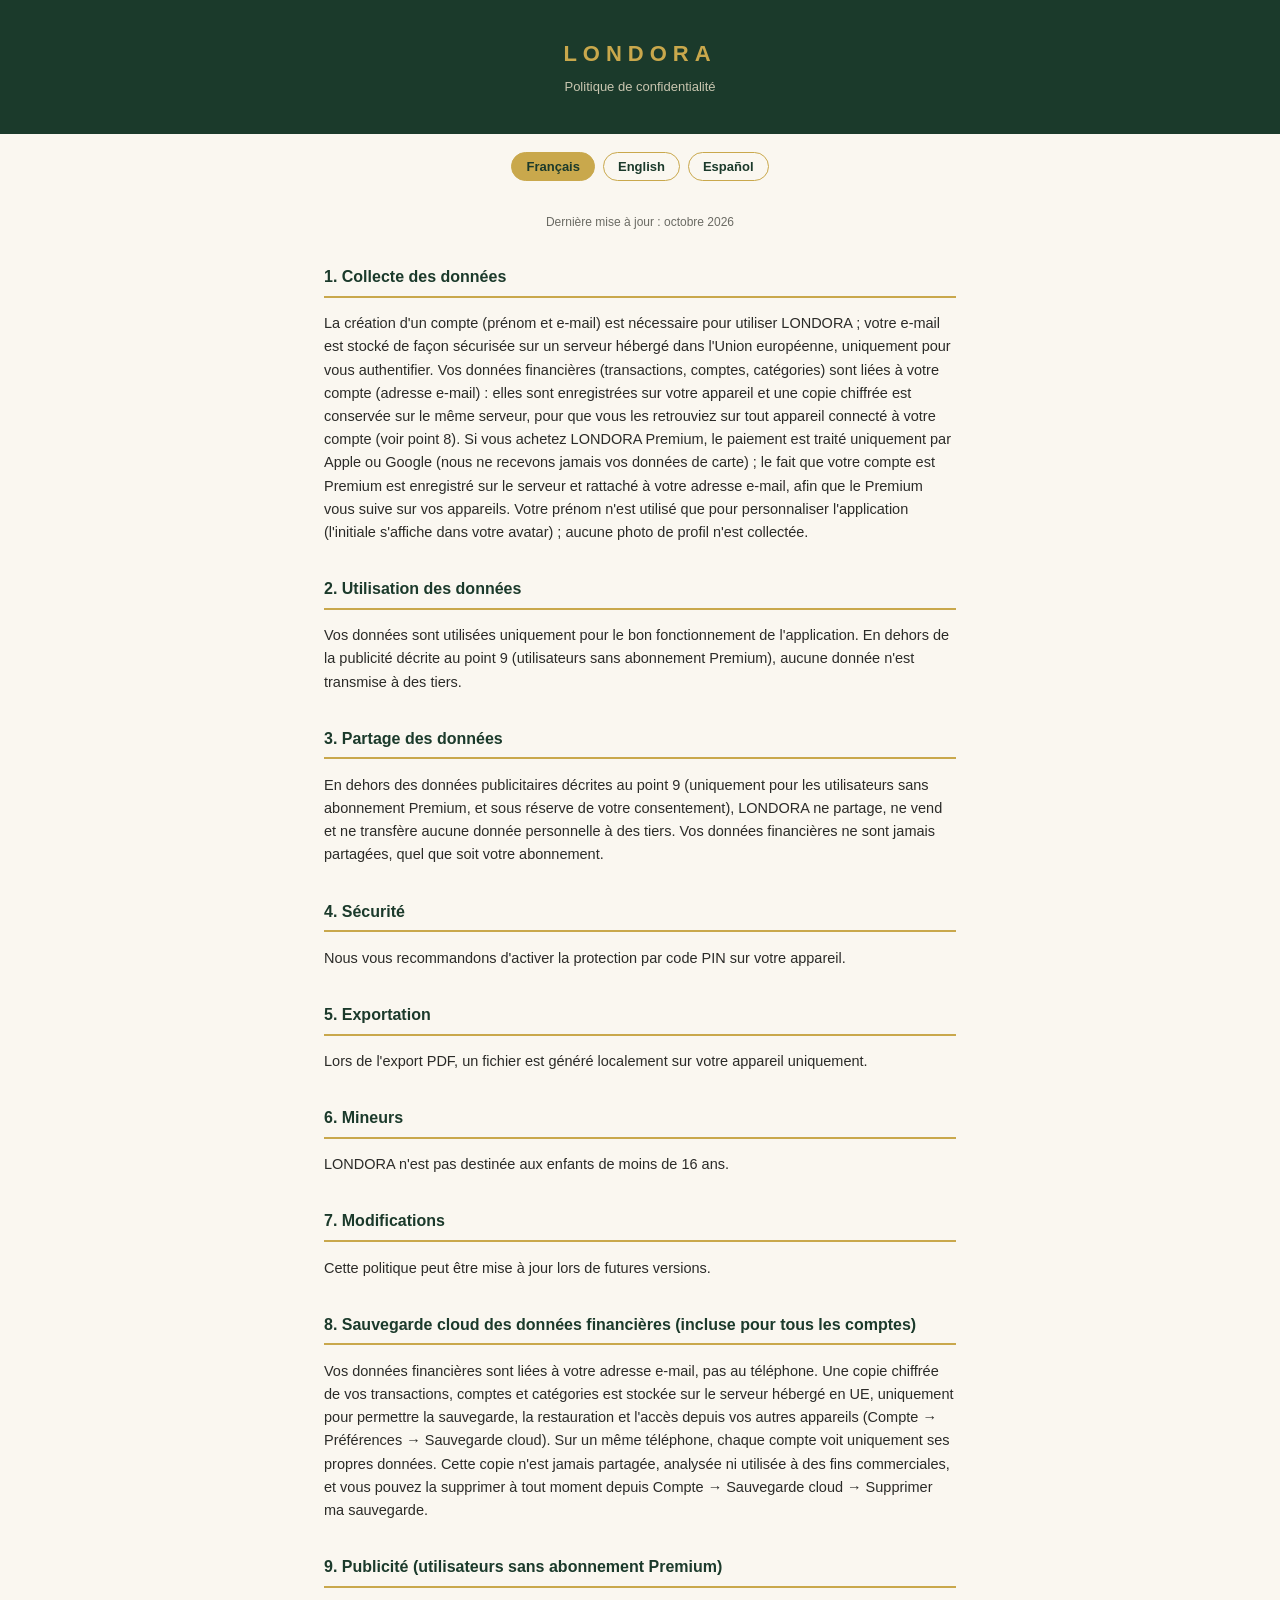
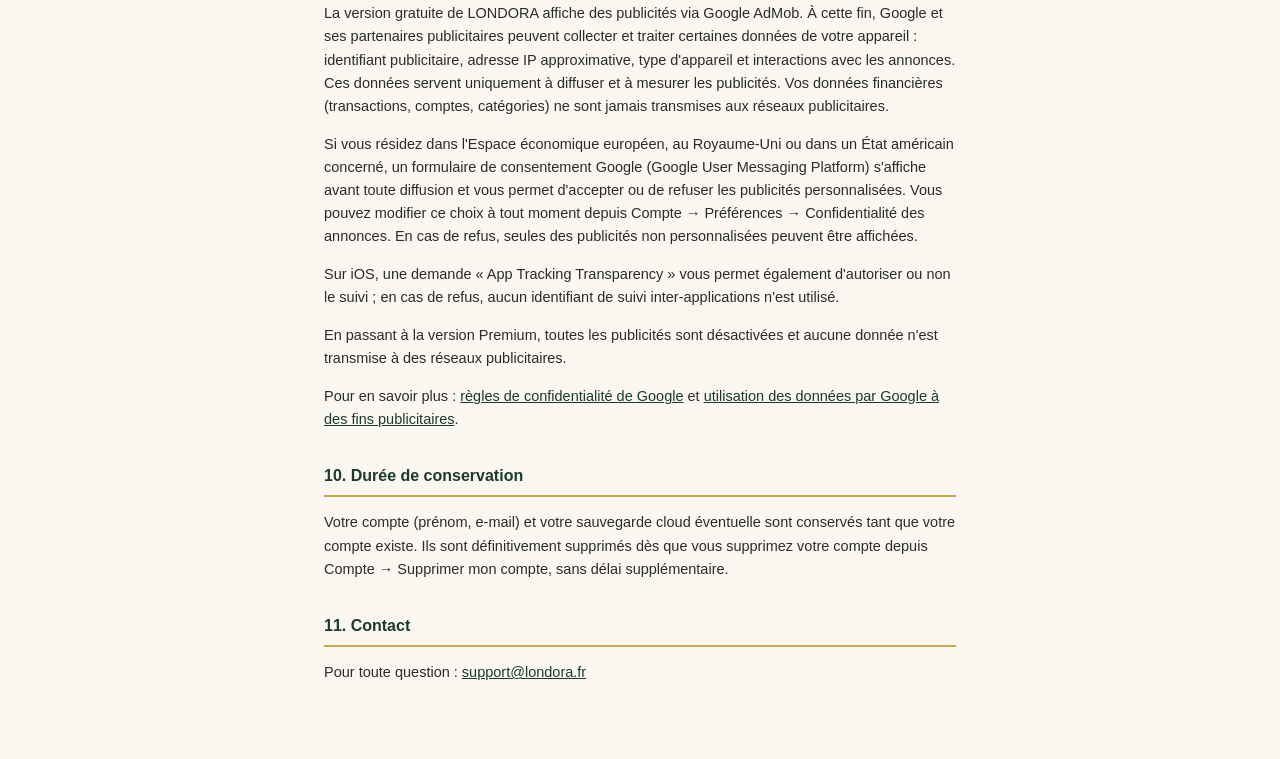
<file: privacy-policy.html>
<!DOCTYPE html>
<html lang="fr">
<head>
<meta charset="UTF-8">
<meta name="viewport" content="width=device-width, initial-scale=1.0">
<title>LONDORA — Politique de confidentialité</title>
<style>
  :root{ --green:#1b3a2b; --gold:#c9a84c; --text:#2b2b28; --gray:#6b6b64; --bg:#faf7f0; }
  *{box-sizing:border-box;}
  body{margin:0;font-family:-apple-system,BlinkMacSystemFont,'Segoe UI',Roboto,sans-serif;background:var(--bg);color:var(--text);line-height:1.6;}
  header{background:var(--green);padding:36px 24px;text-align:center;}
  header h1{color:var(--gold);font-size:22px;letter-spacing:6px;margin:0 0 6px;font-weight:600;}
  header p{color:#e8dfc8;font-size:13px;margin:0;opacity:.85;}
  .langs{display:flex;justify-content:center;gap:8px;padding:18px 16px 0;}
  .langs button{border:1px solid var(--gold);background:transparent;color:var(--green);padding:6px 14px;border-radius:20px;font-size:13px;cursor:pointer;font-weight:600;}
  .langs button.active{background:var(--gold);color:var(--green);}
  main{max-width:680px;margin:0 auto;padding:24px 24px 60px;}
  section h2{font-size:16px;color:var(--green);border-bottom:2px solid var(--gold);padding-bottom:6px;margin-top:32px;}
  section p{font-size:14.5px;color:var(--text);}
  .updated{font-size:12px;color:var(--gray);text-align:center;margin-top:8px;}
  .lang-block{display:none;}
  .lang-block.active{display:block;}
  a{color:var(--green);}
</style>
</head>
<body>
<header>
  <h1>LONDORA</h1>
  <p id="subtitle">Politique de confidentialité</p>
</header>
<div class="langs">
  <button data-lang="fr" class="active">Français</button>
  <button data-lang="en">English</button>
  <button data-lang="es">Español</button>
</div>
<main>

<div class="lang-block active" data-lang="fr">
<p class="updated">Dernière mise à jour : octobre 2026</p>
<section><h2>1. Collecte des données</h2><p>La création d'un compte (prénom et e-mail) est nécessaire pour utiliser LONDORA ; votre e-mail est stocké de façon sécurisée sur un serveur hébergé dans l'Union européenne, uniquement pour vous authentifier. Vos données financières (transactions, comptes, catégories) sont liées à votre compte (adresse e-mail) : elles sont enregistrées sur votre appareil et une copie chiffrée est conservée sur le même serveur, pour que vous les retrouviez sur tout appareil connecté à votre compte (voir point 8). Si vous achetez LONDORA Premium, le paiement est traité uniquement par Apple ou Google (nous ne recevons jamais vos données de carte) ; le fait que votre compte est Premium est enregistré sur le serveur et rattaché à votre adresse e-mail, afin que le Premium vous suive sur vos appareils. Votre prénom n'est utilisé que pour personnaliser l'application (l'initiale s'affiche dans votre avatar) ; aucune photo de profil n'est collectée.</p></section>
<section><h2>2. Utilisation des données</h2><p>Vos données sont utilisées uniquement pour le bon fonctionnement de l'application. En dehors de la publicité décrite au point 9 (utilisateurs sans abonnement Premium), aucune donnée n'est transmise à des tiers.</p></section>
<section><h2>3. Partage des données</h2><p>En dehors des données publicitaires décrites au point 9 (uniquement pour les utilisateurs sans abonnement Premium, et sous réserve de votre consentement), LONDORA ne partage, ne vend et ne transfère aucune donnée personnelle à des tiers. Vos données financières ne sont jamais partagées, quel que soit votre abonnement.</p></section>
<section><h2>4. Sécurité</h2><p>Nous vous recommandons d'activer la protection par code PIN sur votre appareil.</p></section>
<section><h2>5. Exportation</h2><p>Lors de l'export PDF, un fichier est généré localement sur votre appareil uniquement.</p></section>
<section><h2>6. Mineurs</h2><p>LONDORA n'est pas destinée aux enfants de moins de 16 ans.</p></section>
<section><h2>7. Modifications</h2><p>Cette politique peut être mise à jour lors de futures versions.</p></section>
<section><h2>8. Sauvegarde cloud des données financières (incluse pour tous les comptes)</h2><p>Vos données financières sont liées à votre adresse e-mail, pas au téléphone. Une copie chiffrée de vos transactions, comptes et catégories est stockée sur le serveur hébergé en UE, uniquement pour permettre la sauvegarde, la restauration et l'accès depuis vos autres appareils (Compte → Préférences → Sauvegarde cloud). Sur un même téléphone, chaque compte voit uniquement ses propres données. Cette copie n'est jamais partagée, analysée ni utilisée à des fins commerciales, et vous pouvez la supprimer à tout moment depuis Compte → Sauvegarde cloud → Supprimer ma sauvegarde.</p></section>
<section><h2>9. Publicité (utilisateurs sans abonnement Premium)</h2><p>La version gratuite de LONDORA affiche des publicités via Google AdMob. À cette fin, Google et ses partenaires publicitaires peuvent collecter et traiter certaines données de votre appareil : identifiant publicitaire, adresse IP approximative, type d'appareil et interactions avec les annonces. Ces données servent uniquement à diffuser et à mesurer les publicités. Vos données financières (transactions, comptes, catégories) ne sont jamais transmises aux réseaux publicitaires.</p><p>Si vous résidez dans l'Espace économique européen, au Royaume-Uni ou dans un État américain concerné, un formulaire de consentement Google (Google User Messaging Platform) s'affiche avant toute diffusion et vous permet d'accepter ou de refuser les publicités personnalisées. Vous pouvez modifier ce choix à tout moment depuis Compte → Préférences → Confidentialité des annonces. En cas de refus, seules des publicités non personnalisées peuvent être affichées.</p><p>Sur iOS, une demande « App Tracking Transparency » vous permet également d'autoriser ou non le suivi ; en cas de refus, aucun identifiant de suivi inter-applications n'est utilisé.</p><p>En passant à la version Premium, toutes les publicités sont désactivées et aucune donnée n'est transmise à des réseaux publicitaires.</p><p>Pour en savoir plus : <a href="https://policies.google.com/privacy" target="_blank" rel="noopener">règles de confidentialité de Google</a> et <a href="https://policies.google.com/technologies/ads" target="_blank" rel="noopener">utilisation des données par Google à des fins publicitaires</a>.</p></section>
<section><h2>10. Durée de conservation</h2><p>Votre compte (prénom, e-mail) et votre sauvegarde cloud éventuelle sont conservés tant que votre compte existe. Ils sont définitivement supprimés dès que vous supprimez votre compte depuis Compte → Supprimer mon compte, sans délai supplémentaire.</p></section>
<section><h2>11. Contact</h2><p>Pour toute question : <a href="mailto:support@londora.fr">support@londora.fr</a></p></section>
</div>

<div class="lang-block" data-lang="en">
<p class="updated">Last updated: October 2026</p>
<section><h2>1. Data collection</h2><p>Creating an account (first name and email) is required to use LONDORA; your email is stored securely on a server hosted in the European Union, solely to authenticate you. Your financial data (transactions, accounts, categories) is tied to your account (email address): it is saved on your device and an encrypted copy is kept on the same server, so you can find it on any device signed in to your account (see point 8). If you buy LONDORA Premium, payment is processed solely by Apple or Google (we never receive your card details); the fact that your account is Premium is recorded on the server and tied to your email address, so Premium follows you across your devices. Your first name is only used to personalise the app (its initial is shown in your avatar); no profile photo is collected.</p></section>
<section><h2>2. Data usage</h2><p>Your data is used solely for the proper functioning of the app. Apart from the advertising described in point 9 (users without a Premium subscription), no data is transmitted to third parties.</p></section>
<section><h2>3. Data sharing</h2><p>Apart from the advertising data described in point 9 (only for users without a Premium subscription, and subject to your consent), LONDORA does not share, sell, or transfer any personal data to third parties. Your financial data is never shared, regardless of your subscription.</p></section>
<section><h2>4. Security</h2><p>We recommend enabling PIN code protection on your device.</p></section>
<section><h2>5. Export</h2><p>When exporting to PDF, a file is generated locally on your device only.</p></section>
<section><h2>6. Minors</h2><p>LONDORA is not intended for children under 16.</p></section>
<section><h2>7. Changes</h2><p>This policy may be updated in future versions.</p></section>
<section><h2>8. Cloud backup of financial data (included for every account)</h2><p>Your financial data is tied to your email address, not to the phone. An encrypted copy of your transactions, accounts, and categories is stored on the EU-hosted server, solely to enable backup, restore, and access from your other devices (Account → Preferences → Cloud backup). On a shared phone, each account only sees its own data. This copy is never shared, analyzed, or used for commercial purposes, and you can delete it at any time from Account → Cloud backup → Delete my backup.</p></section>
<section><h2>9. Advertising (users without a Premium subscription)</h2><p>The free version of LONDORA displays ads through Google AdMob. For this purpose, Google and its advertising partners may collect and process certain data from your device: advertising identifier, approximate IP address, device type, and ad interactions. This data is used only to serve and measure ads. Your financial data (transactions, accounts, categories) is never shared with ad networks.</p><p>If you are located in the European Economic Area, the United Kingdom, or a regulated U.S. state, a Google consent form (Google User Messaging Platform) is shown before any ads are served and lets you accept or decline personalised advertising. You can change this choice at any time from Account → Preferences → Ad privacy settings. If you decline, only non-personalised ads may be shown.</p><p>On iOS, an “App Tracking Transparency” prompt also lets you allow or deny tracking; if you deny, no cross-app tracking identifier is used.</p><p>Upgrading to Premium disables all advertising, and no data is sent to ad networks.</p><p>Learn more: <a href="https://policies.google.com/privacy" target="_blank" rel="noopener">Google Privacy Policy</a> and <a href="https://policies.google.com/technologies/ads" target="_blank" rel="noopener">how Google uses data for advertising</a>.</p></section>
<section><h2>10. Data retention</h2><p>Your account (first name, email) and any cloud backup are kept for as long as your account exists. They are permanently deleted as soon as you delete your account from Account → Delete my account, with no additional delay.</p></section>
<section><h2>11. Contact</h2><p>For any questions: <a href="mailto:support@londora.fr">support@londora.fr</a></p></section>
</div>

<div class="lang-block" data-lang="es">
<p class="updated">Última actualización: octubre de 2026</p>
<section><h2>1. Recopilación de datos</h2><p>Crear una cuenta (nombre y correo electrónico) es necesario para usar LONDORA; su correo electrónico se almacena de forma segura en un servidor alojado en la Unión Europea, únicamente para autenticarle. Sus datos financieros (transacciones, cuentas, categorías) están ligados a su cuenta (correo electrónico): se guardan en su dispositivo y se conserva una copia cifrada en el mismo servidor, para que los recupere en cualquier dispositivo con su cuenta (ver punto 8). Si compra LONDORA Premium, el pago lo procesa únicamente Apple o Google (nunca recibimos los datos de su tarjeta); el hecho de que su cuenta sea Premium se registra en el servidor y se vincula a su correo electrónico, para que el Premium le siga en sus dispositivos. Su nombre solo se usa para personalizar la aplicación (su inicial aparece en su avatar); no se recopila ninguna foto de perfil.</p></section>
<section><h2>2. Uso de los datos</h2><p>Sus datos se utilizan únicamente para el buen funcionamiento de la aplicación. Salvo la publicidad descrita en el punto 9 (usuarios sin suscripción Premium), ningún dato se transmite a terceros.</p></section>
<section><h2>3. Compartir datos</h2><p>Salvo los datos publicitarios descritos en el punto 9 (solo para usuarios sin suscripción Premium y sujeto a su consentimiento), LONDORA no comparte, vende ni transfiere ningún dato personal a terceros. Sus datos financieros nunca se comparten, sea cual sea su suscripción.</p></section>
<section><h2>4. Seguridad</h2><p>Le recomendamos activar la protección por código PIN en su dispositivo.</p></section>
<section><h2>5. Exportación</h2><p>Al exportar a PDF, se genera un archivo localmente solo en su dispositivo.</p></section>
<section><h2>6. Menores</h2><p>LONDORA no está destinada a niños menores de 16 años.</p></section>
<section><h2>7. Modificaciones</h2><p>Esta política puede actualizarse en futuras versiones.</p></section>
<section><h2>8. Copia de seguridad en la nube de datos financieros (incluida para todas las cuentas)</h2><p>Sus datos financieros están ligados a su correo electrónico, no al teléfono. Se almacena una copia cifrada de sus transacciones, cuentas y categorías en el servidor alojado en la UE, únicamente para permitir la copia de seguridad, la restauración y el acceso desde sus otros dispositivos (Cuenta → Preferencias → Copia de seguridad en la nube). En un mismo teléfono, cada cuenta ve solo sus propios datos. Esta copia nunca se comparte, analiza ni se utiliza con fines comerciales, y puede eliminarla en cualquier momento desde Cuenta → Copia de seguridad en la nube → Eliminar mi copia de seguridad.</p></section>
<section><h2>9. Publicidad (usuarios sin suscripción Premium)</h2><p>La versión gratuita de LONDORA muestra anuncios a través de Google AdMob. Para ello, Google y sus socios publicitarios pueden recopilar y tratar ciertos datos de su dispositivo: identificador de publicidad, dirección IP aproximada, tipo de dispositivo e interacciones con los anuncios. Estos datos se utilizan únicamente para mostrar y medir los anuncios. Sus datos financieros (transacciones, cuentas, categorías) nunca se comparten con las redes publicitarias.</p><p>Si reside en el Espacio Económico Europeo, el Reino Unido o un estado de EE. UU. regulado, se muestra un formulario de consentimiento de Google (Google User Messaging Platform) antes de mostrar cualquier anuncio, que le permite aceptar o rechazar la publicidad personalizada. Puede cambiar esta elección en cualquier momento desde Cuenta → Preferencias → Privacidad de los anuncios. Si la rechaza, solo pueden mostrarse anuncios no personalizados.</p><p>En iOS, una solicitud de «App Tracking Transparency» también le permite permitir o denegar el seguimiento; si lo deniega, no se utiliza ningún identificador de seguimiento entre aplicaciones.</p><p>Al cambiar a Premium, se desactivan todos los anuncios y no se envía ningún dato a las redes publicitarias.</p><p>Más información: <a href="https://policies.google.com/privacy" target="_blank" rel="noopener">Política de privacidad de Google</a> y <a href="https://policies.google.com/technologies/ads" target="_blank" rel="noopener">cómo usa Google los datos con fines publicitarios</a>.</p></section>
<section><h2>10. Duración de conservación</h2><p>Su cuenta (nombre, correo electrónico) y cualquier copia de seguridad en la nube se conservan mientras su cuenta exista. Se eliminan definitivamente en cuanto elimina su cuenta desde Cuenta → Eliminar mi cuenta, sin demora adicional.</p></section>
<section><h2>11. Contacto</h2><p>Para cualquier pregunta: <a href="mailto:support@londora.fr">support@londora.fr</a></p></section>
</div>

</main>
<script>
  var subtitles={fr:'Politique de confidentialité',en:'Privacy policy',es:'Política de privacidad'};
  document.querySelectorAll('.langs button').forEach(function(btn){
    btn.addEventListener('click',function(){
      var lang=btn.getAttribute('data-lang');
      document.querySelectorAll('.langs button').forEach(function(b){b.classList.toggle('active',b===btn);});
      document.querySelectorAll('.lang-block').forEach(function(b){b.classList.toggle('active',b.getAttribute('data-lang')===lang);});
      document.getElementById('subtitle').textContent=subtitles[lang];
      document.documentElement.lang=lang;
    });
  });
</script>
</body>
</html>
</file>
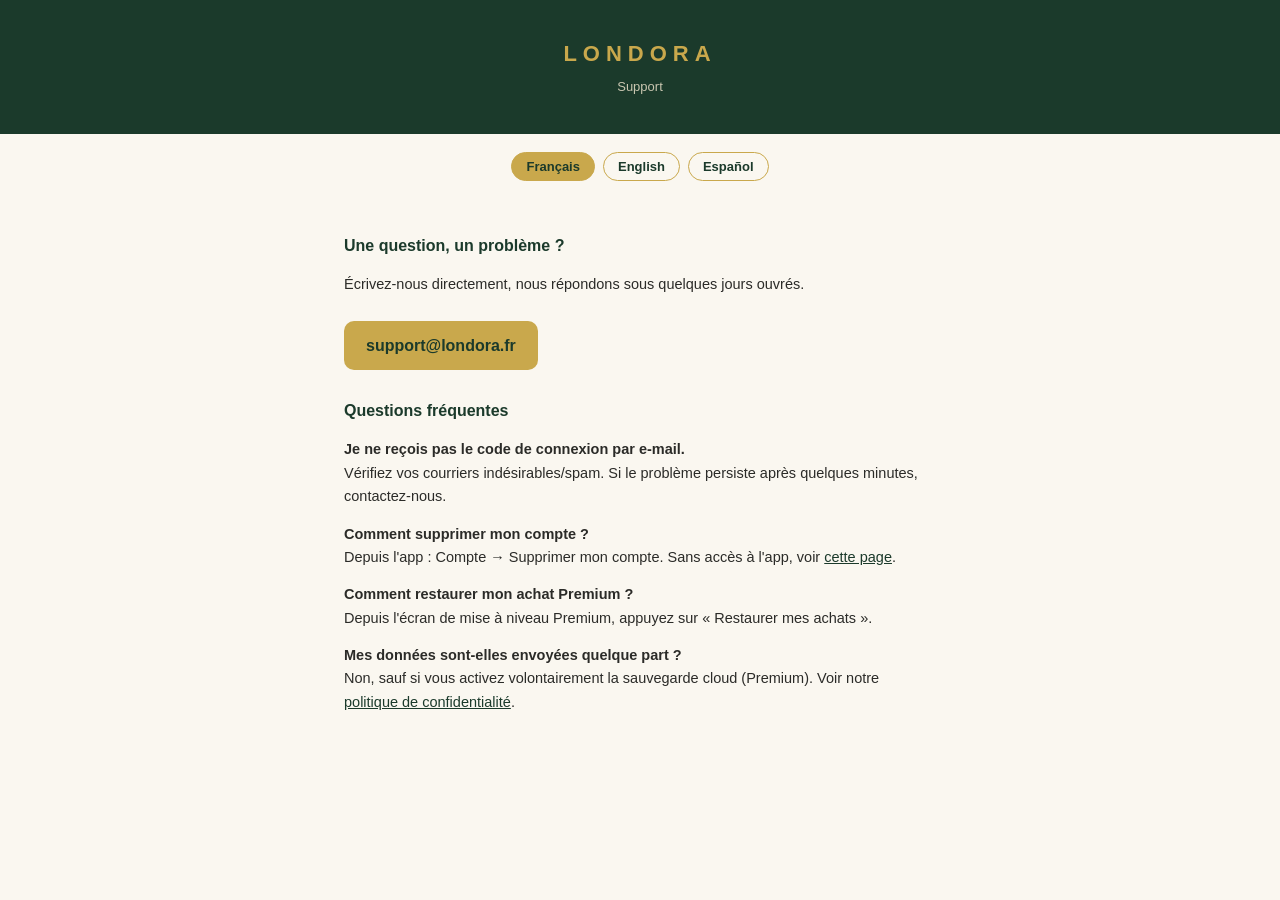
<file: support.html>
<!DOCTYPE html>
<html lang="fr">
<head>
<meta charset="UTF-8">
<meta name="viewport" content="width=device-width, initial-scale=1.0">
<title>LONDORA — Support</title>
<style>
  :root{ --green:#1b3a2b; --gold:#c9a84c; --text:#2b2b28; --gray:#6b6b64; --bg:#faf7f0; }
  *{box-sizing:border-box;}
  body{margin:0;font-family:-apple-system,BlinkMacSystemFont,'Segoe UI',Roboto,sans-serif;background:var(--bg);color:var(--text);line-height:1.6;}
  header{background:var(--green);padding:36px 24px;text-align:center;}
  header h1{color:var(--gold);font-size:22px;letter-spacing:6px;margin:0 0 6px;font-weight:600;}
  header p{color:#e8dfc8;font-size:13px;margin:0;opacity:.85;}
  .langs{display:flex;justify-content:center;gap:8px;padding:18px 16px 0;}
  .langs button{border:1px solid var(--gold);background:transparent;color:var(--green);padding:6px 14px;border-radius:20px;font-size:13px;cursor:pointer;font-weight:600;}
  .langs button.active{background:var(--gold);color:var(--green);}
  main{max-width:640px;margin:0 auto;padding:24px 24px 60px;}
  h2{font-size:16px;color:var(--green);margin-top:28px;}
  p{font-size:14.5px;}
  ul{font-size:14.5px;padding-left:20px;}
  .btn{display:inline-block;margin-top:10px;background:var(--gold);color:var(--green);text-decoration:none;padding:12px 22px;border-radius:10px;font-weight:700;}
  .lang-block{display:none;}
  .lang-block.active{display:block;}
  a{color:var(--green);}
</style>
</head>
<body>
<header>
  <h1>LONDORA</h1>
  <p id="subtitle">Support</p>
</header>
<div class="langs">
  <button data-lang="fr" class="active">Français</button>
  <button data-lang="en">English</button>
  <button data-lang="es">Español</button>
</div>
<main>

<div class="lang-block active" data-lang="fr">
<h2>Une question, un problème ?</h2>
<p>Écrivez-nous directement, nous répondons sous quelques jours ouvrés.</p>
<a class="btn" href="mailto:support@londora.fr">support@londora.fr</a>
<h2>Questions fréquentes</h2>
<p><strong>Je ne reçois pas le code de connexion par e-mail.</strong><br>Vérifiez vos courriers indésirables/spam. Si le problème persiste après quelques minutes, contactez-nous.</p>
<p><strong>Comment supprimer mon compte ?</strong><br>Depuis l'app : Compte → Supprimer mon compte. Sans accès à l'app, voir <a href="account-deletion.html">cette page</a>.</p>
<p><strong>Comment restaurer mon achat Premium ?</strong><br>Depuis l'écran de mise à niveau Premium, appuyez sur « Restaurer mes achats ».</p>
<p><strong>Mes données sont-elles envoyées quelque part ?</strong><br>Non, sauf si vous activez volontairement la sauvegarde cloud (Premium). Voir notre <a href="privacy-policy.html">politique de confidentialité</a>.</p>
</div>

<div class="lang-block" data-lang="en">
<h2>A question, an issue?</h2>
<p>Write to us directly, we reply within a few business days.</p>
<a class="btn" href="mailto:support@londora.fr">support@londora.fr</a>
<h2>Frequently asked questions</h2>
<p><strong>I'm not receiving the sign-in code by email.</strong><br>Check your spam/junk folder. If the issue persists after a few minutes, contact us.</p>
<p><strong>How do I delete my account?</strong><br>From the app: Account → Delete my account. Without access to the app, see <a href="account-deletion.html">this page</a>.</p>
<p><strong>How do I restore my Premium purchase?</strong><br>From the Premium upgrade screen, tap "Restore purchases".</p>
<p><strong>Is my data sent anywhere?</strong><br>No, unless you deliberately enable cloud backup (Premium). See our <a href="privacy-policy.html">privacy policy</a>.</p>
</div>

<div class="lang-block" data-lang="es">
<h2>¿Una pregunta, un problema?</h2>
<p>Escríbanos directamente, respondemos en unos días hábiles.</p>
<a class="btn" href="mailto:support@londora.fr">support@londora.fr</a>
<h2>Preguntas frecuentes</h2>
<p><strong>No recibo el código de inicio de sesión por correo.</strong><br>Revise su carpeta de spam. Si el problema persiste después de unos minutos, contáctenos.</p>
<p><strong>¿Cómo elimino mi cuenta?</strong><br>Desde la app: Cuenta → Eliminar mi cuenta. Sin acceso a la app, vea <a href="account-deletion.html">esta página</a>.</p>
<p><strong>¿Cómo restauro mi compra Premium?</strong><br>Desde la pantalla de mejora Premium, pulse "Restaurar mis compras".</p>
<p><strong>¿Se envían mis datos a algún lado?</strong><br>No, a menos que active voluntariamente la copia de seguridad en la nube (Premium). Vea nuestra <a href="privacy-policy.html">política de privacidad</a>.</p>
</div>

</main>
<script>
  var subtitles={fr:'Support',en:'Support',es:'Soporte'};
  document.querySelectorAll('.langs button').forEach(function(btn){
    btn.addEventListener('click',function(){
      var lang=btn.getAttribute('data-lang');
      document.querySelectorAll('.langs button').forEach(function(b){b.classList.toggle('active',b===btn);});
      document.querySelectorAll('.lang-block').forEach(function(b){b.classList.toggle('active',b.getAttribute('data-lang')===lang);});
      document.getElementById('subtitle').textContent=subtitles[lang];
      document.documentElement.lang=lang;
    });
  });
</script>
</body>
</html>
</file>
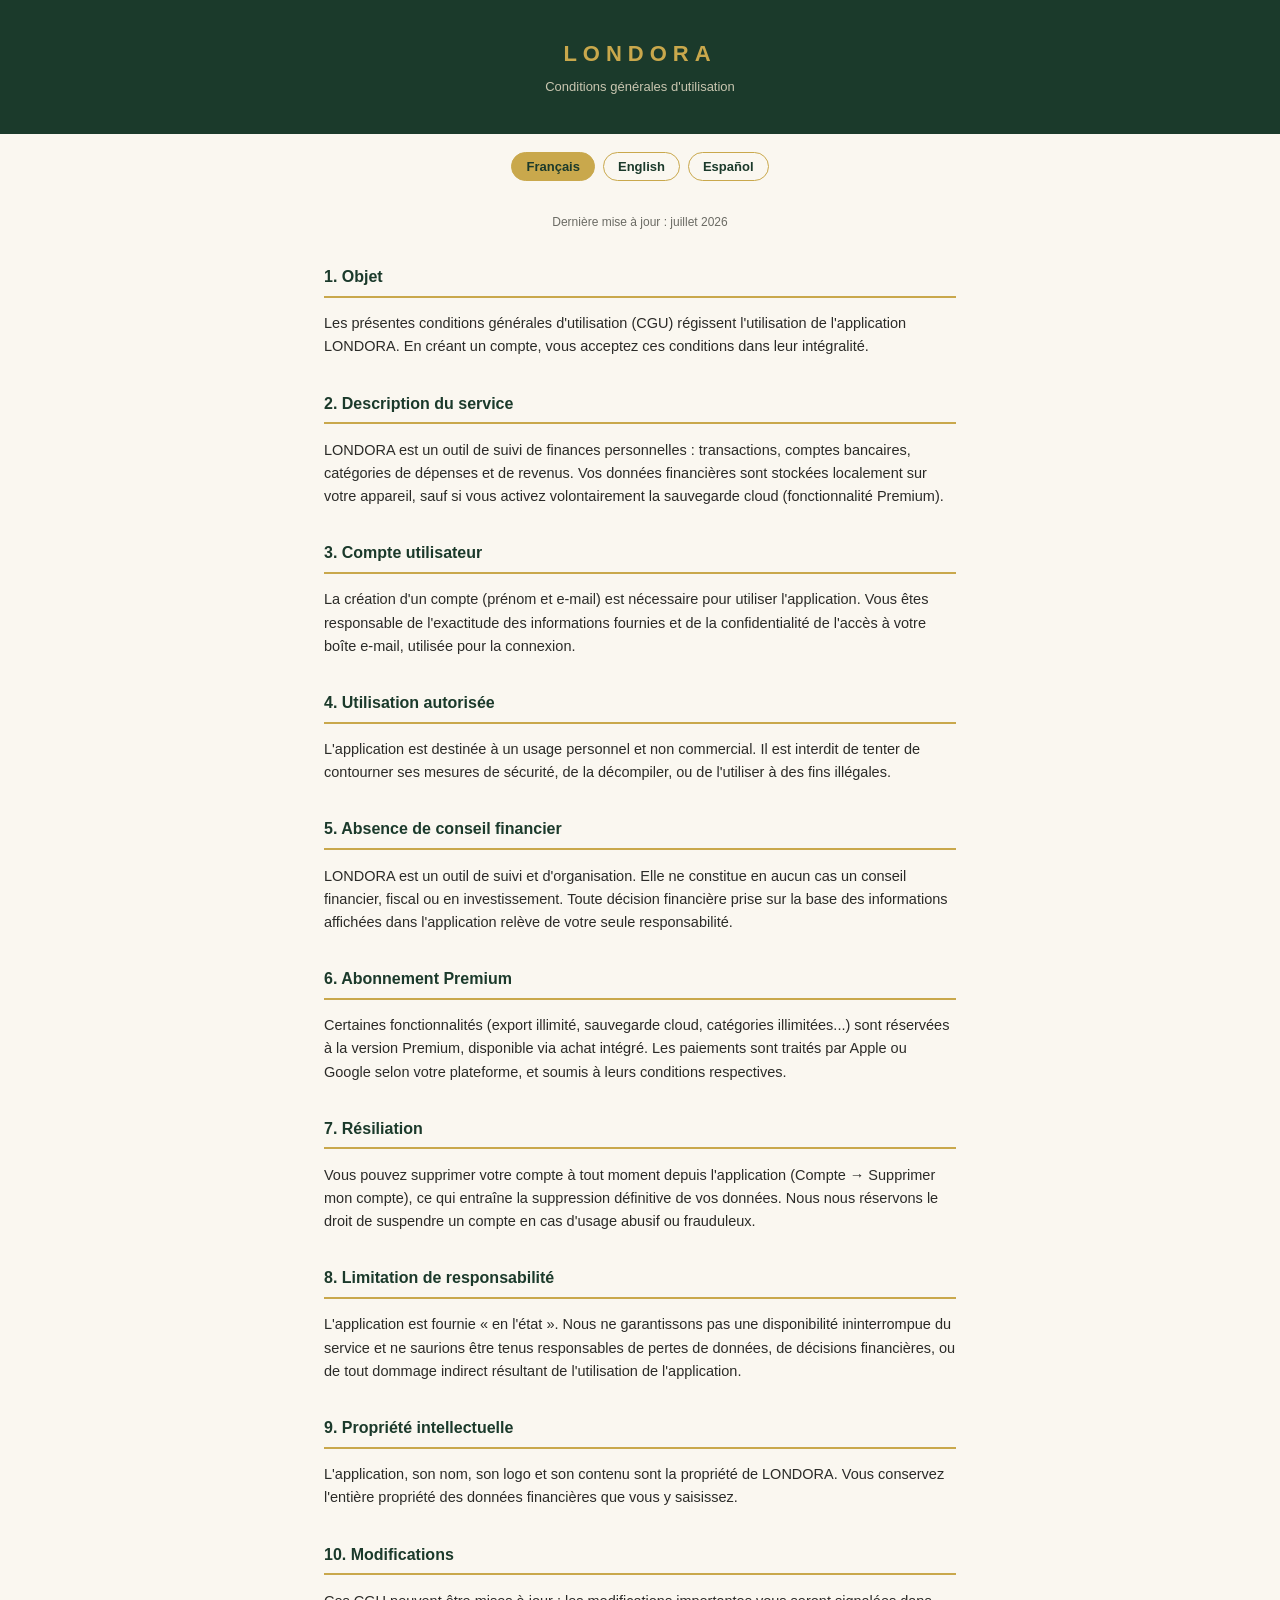
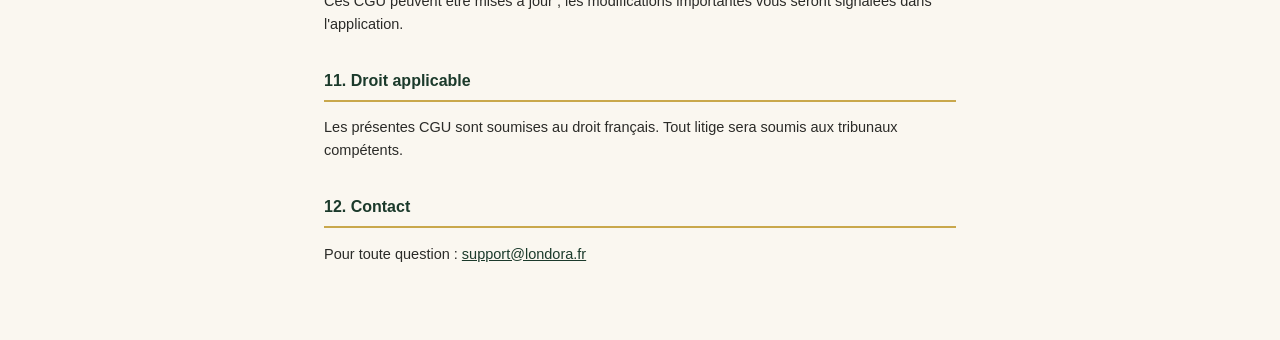
<file: terms-of-service.html>
<!DOCTYPE html>
<html lang="fr">
<head>
<meta charset="UTF-8">
<meta name="viewport" content="width=device-width, initial-scale=1.0">
<title>LONDORA — Conditions générales d'utilisation</title>
<style>
  :root{ --green:#1b3a2b; --gold:#c9a84c; --text:#2b2b28; --gray:#6b6b64; --bg:#faf7f0; }
  *{box-sizing:border-box;}
  body{margin:0;font-family:-apple-system,BlinkMacSystemFont,'Segoe UI',Roboto,sans-serif;background:var(--bg);color:var(--text);line-height:1.6;}
  header{background:var(--green);padding:36px 24px;text-align:center;}
  header h1{color:var(--gold);font-size:22px;letter-spacing:6px;margin:0 0 6px;font-weight:600;}
  header p{color:#e8dfc8;font-size:13px;margin:0;opacity:.85;}
  .langs{display:flex;justify-content:center;gap:8px;padding:18px 16px 0;}
  .langs button{border:1px solid var(--gold);background:transparent;color:var(--green);padding:6px 14px;border-radius:20px;font-size:13px;cursor:pointer;font-weight:600;}
  .langs button.active{background:var(--gold);color:var(--green);}
  main{max-width:680px;margin:0 auto;padding:24px 24px 60px;}
  section h2{font-size:16px;color:var(--green);border-bottom:2px solid var(--gold);padding-bottom:6px;margin-top:32px;}
  section p{font-size:14.5px;color:var(--text);}
  .updated{font-size:12px;color:var(--gray);text-align:center;margin-top:8px;}
  .lang-block{display:none;}
  .lang-block.active{display:block;}
  a{color:var(--green);}
</style>
</head>
<body>
<header>
  <h1>LONDORA</h1>
  <p id="subtitle">Conditions générales d'utilisation</p>
</header>
<div class="langs">
  <button data-lang="fr" class="active">Français</button>
  <button data-lang="en">English</button>
  <button data-lang="es">Español</button>
</div>
<main>

<div class="lang-block active" data-lang="fr">
<p class="updated">Dernière mise à jour : juillet 2026</p>
<section><h2>1. Objet</h2><p>Les présentes conditions générales d'utilisation (CGU) régissent l'utilisation de l'application LONDORA. En créant un compte, vous acceptez ces conditions dans leur intégralité.</p></section>
<section><h2>2. Description du service</h2><p>LONDORA est un outil de suivi de finances personnelles : transactions, comptes bancaires, catégories de dépenses et de revenus. Vos données financières sont stockées localement sur votre appareil, sauf si vous activez volontairement la sauvegarde cloud (fonctionnalité Premium).</p></section>
<section><h2>3. Compte utilisateur</h2><p>La création d'un compte (prénom et e-mail) est nécessaire pour utiliser l'application. Vous êtes responsable de l'exactitude des informations fournies et de la confidentialité de l'accès à votre boîte e-mail, utilisée pour la connexion.</p></section>
<section><h2>4. Utilisation autorisée</h2><p>L'application est destinée à un usage personnel et non commercial. Il est interdit de tenter de contourner ses mesures de sécurité, de la décompiler, ou de l'utiliser à des fins illégales.</p></section>
<section><h2>5. Absence de conseil financier</h2><p>LONDORA est un outil de suivi et d'organisation. Elle ne constitue en aucun cas un conseil financier, fiscal ou en investissement. Toute décision financière prise sur la base des informations affichées dans l'application relève de votre seule responsabilité.</p></section>
<section><h2>6. Abonnement Premium</h2><p>Certaines fonctionnalités (export illimité, sauvegarde cloud, catégories illimitées...) sont réservées à la version Premium, disponible via achat intégré. Les paiements sont traités par Apple ou Google selon votre plateforme, et soumis à leurs conditions respectives.</p></section>
<section><h2>7. Résiliation</h2><p>Vous pouvez supprimer votre compte à tout moment depuis l'application (Compte → Supprimer mon compte), ce qui entraîne la suppression définitive de vos données. Nous nous réservons le droit de suspendre un compte en cas d'usage abusif ou frauduleux.</p></section>
<section><h2>8. Limitation de responsabilité</h2><p>L'application est fournie « en l'état ». Nous ne garantissons pas une disponibilité ininterrompue du service et ne saurions être tenus responsables de pertes de données, de décisions financières, ou de tout dommage indirect résultant de l'utilisation de l'application.</p></section>
<section><h2>9. Propriété intellectuelle</h2><p>L'application, son nom, son logo et son contenu sont la propriété de LONDORA. Vous conservez l'entière propriété des données financières que vous y saisissez.</p></section>
<section><h2>10. Modifications</h2><p>Ces CGU peuvent être mises à jour ; les modifications importantes vous seront signalées dans l'application.</p></section>
<section><h2>11. Droit applicable</h2><p>Les présentes CGU sont soumises au droit français. Tout litige sera soumis aux tribunaux compétents.</p></section>
<section><h2>12. Contact</h2><p>Pour toute question : <a href="mailto:support@londora.fr">support@londora.fr</a></p></section>
</div>

<div class="lang-block" data-lang="en">
<p class="updated">Last updated: July 2026</p>
<section><h2>1. Purpose</h2><p>These Terms of Use govern the use of the LONDORA application. By creating an account, you accept these terms in full.</p></section>
<section><h2>2. Service description</h2><p>LONDORA is a personal finance tracking tool: transactions, bank accounts, income and expense categories. Your financial data is stored locally on your device, unless you deliberately enable cloud backup (Premium feature).</p></section>
<section><h2>3. User account</h2><p>Creating an account (first name and email) is required to use the application. You are responsible for the accuracy of the information provided and for the confidentiality of your email inbox, used to sign in.</p></section>
<section><h2>4. Permitted use</h2><p>The application is intended for personal, non-commercial use. It is prohibited to attempt to bypass its security measures, decompile it, or use it for illegal purposes.</p></section>
<section><h2>5. No financial advice</h2><p>LONDORA is a tracking and organization tool. It does not constitute financial, tax, or investment advice in any way. Any financial decision made based on information displayed in the application is your sole responsibility.</p></section>
<section><h2>6. Premium subscription</h2><p>Certain features (unlimited export, cloud backup, unlimited categories...) are reserved for the Premium version, available via in-app purchase. Payments are processed by Apple or Google depending on your platform, and subject to their respective terms.</p></section>
<section><h2>7. Termination</h2><p>You can delete your account at any time from the application (Account → Delete my account), which permanently deletes your data. We reserve the right to suspend an account in the event of abusive or fraudulent use.</p></section>
<section><h2>8. Limitation of liability</h2><p>The application is provided "as is". We do not guarantee uninterrupted availability of the service and cannot be held liable for data loss, financial decisions, or any indirect damages resulting from the use of the application.</p></section>
<section><h2>9. Intellectual property</h2><p>The application, its name, logo, and content are the property of LONDORA. You retain full ownership of the financial data you enter.</p></section>
<section><h2>10. Changes</h2><p>These Terms may be updated; significant changes will be notified to you within the application.</p></section>
<section><h2>11. Governing law</h2><p>These Terms are governed by French law. Any dispute will be submitted to the competent courts.</p></section>
<section><h2>12. Contact</h2><p>For any questions: <a href="mailto:support@londora.fr">support@londora.fr</a></p></section>
</div>

<div class="lang-block" data-lang="es">
<p class="updated">Última actualización: julio de 2026</p>
<section><h2>1. Objeto</h2><p>Estas Condiciones Generales de Uso rigen el uso de la aplicación LONDORA. Al crear una cuenta, usted acepta estas condiciones en su totalidad.</p></section>
<section><h2>2. Descripción del servicio</h2><p>LONDORA es una herramienta de seguimiento de finanzas personales: transacciones, cuentas bancarias, categorías de gastos e ingresos. Sus datos financieros se almacenan localmente en su dispositivo, a menos que active voluntariamente la copia de seguridad en la nube (función Premium).</p></section>
<section><h2>3. Cuenta de usuario</h2><p>Crear una cuenta (nombre y correo electrónico) es necesario para usar la aplicación. Usted es responsable de la exactitud de la información proporcionada y de la confidencialidad del acceso a su correo electrónico, utilizado para iniciar sesión.</p></section>
<section><h2>4. Uso permitido</h2><p>La aplicación está destinada a un uso personal y no comercial. Está prohibido intentar eludir sus medidas de seguridad, descompilarla o utilizarla con fines ilegales.</p></section>
<section><h2>5. Ausencia de asesoramiento financiero</h2><p>LONDORA es una herramienta de seguimiento y organización. No constituye en ningún caso un asesoramiento financiero, fiscal o de inversión. Cualquier decisión financiera tomada en base a la información mostrada en la aplicación es de su exclusiva responsabilidad.</p></section>
<section><h2>6. Suscripción Premium</h2><p>Algunas funciones (exportación ilimitada, copia de seguridad en la nube, categorías ilimitadas...) están reservadas para la versión Premium, disponible mediante compra dentro de la aplicación. Los pagos son procesados por Apple o Google según su plataforma, y están sujetos a sus respectivas condiciones.</p></section>
<section><h2>7. Terminación</h2><p>Puede eliminar su cuenta en cualquier momento desde la aplicación (Cuenta → Eliminar mi cuenta), lo que elimina definitivamente sus datos. Nos reservamos el derecho de suspender una cuenta en caso de uso abusivo o fraudulento.</p></section>
<section><h2>8. Limitación de responsabilidad</h2><p>La aplicación se proporciona "tal cual". No garantizamos una disponibilidad ininterrumpida del servicio y no podemos ser considerados responsables de pérdida de datos, decisiones financieras, o cualquier daño indirecto resultante del uso de la aplicación.</p></section>
<section><h2>9. Propiedad intelectual</h2><p>La aplicación, su nombre, su logotipo y su contenido son propiedad de LONDORA. Usted conserva la propiedad total de los datos financieros que introduce.</p></section>
<section><h2>10. Modificaciones</h2><p>Estas Condiciones pueden actualizarse; los cambios importantes se le notificarán dentro de la aplicación.</p></section>
<section><h2>11. Ley aplicable</h2><p>Estas Condiciones se rigen por el derecho francés. Cualquier disputa se someterá a los tribunales competentes.</p></section>
<section><h2>12. Contacto</h2><p>Para cualquier pregunta: <a href="mailto:support@londora.fr">support@londora.fr</a></p></section>
</div>

</main>
<script>
  var subtitles={fr:'Conditions générales d\'utilisation',en:'Terms of use',es:'Condiciones de uso'};
  document.querySelectorAll('.langs button').forEach(function(btn){
    btn.addEventListener('click',function(){
      var lang=btn.getAttribute('data-lang');
      document.querySelectorAll('.langs button').forEach(function(b){b.classList.toggle('active',b===btn);});
      document.querySelectorAll('.lang-block').forEach(function(b){b.classList.toggle('active',b.getAttribute('data-lang')===lang);});
      document.getElementById('subtitle').textContent=subtitles[lang];
      document.documentElement.lang=lang;
    });
  });
</script>
</body>
</html>
</file>
<file: assistance/assistance.css>
/* Espace assistance Londora Pro — mêmes couleurs que l'app et l'espace conseiller. */
:root { --burgundy:#4A1420; --burgundy-dark:#330E16; --gold:#C9A84C; --cream:#F5F1EB; --card:#fff; --ink:#23101A;
        --muted:#6b5a60; --green:#2E8B57; --red:#C0392B; --line:rgba(74,20,32,.12); }
@media (prefers-color-scheme: dark) { :root:not([data-theme="light"]) { --cream:#140508; --card:#260D13; --ink:#F4EBDE; --muted:#c9b8ad; --line:rgba(240,228,210,.14); } }
* { box-sizing: border-box; }
body { margin:0; background:var(--cream); color:var(--ink); font-family:Inter,-apple-system,system-ui,sans-serif; }
header { background:linear-gradient(135deg,var(--burgundy),var(--burgundy-dark)); color:var(--gold); padding:22px 16px; }
.wrap { max-width:1040px; margin:0 auto; padding:0 16px; }
header .wrap { padding:0; }
.head { display:flex; align-items:center; justify-content:space-between; gap:12px; flex-wrap:wrap; }
.head-actions { display:flex; align-items:center; gap:10px; }
.who { font-size:13px; opacity:.85; }
h1 { font-family:"Playfair Display",Georgia,serif; font-weight:600; font-size:24px; margin:0; }
.sub { opacity:.8; font-size:13px; }
main { padding:24px 16px 60px; }
.card { background:var(--card); border:1px solid var(--line); border-radius:18px; padding:18px; margin-bottom:14px; box-shadow:0 4px 14px rgba(0,0,0,.04); }
.narrow { max-width:440px; margin:32px auto; }
label.mt0 { margin-top:0; }
label { display:block; font-size:13px; font-weight:600; color:var(--muted); margin:12px 0 6px; }
select, input { width:100%; padding:12px; border-radius:12px; border:1px solid var(--line); font:15px Inter,system-ui; background:var(--cream); color:var(--ink); }
input.code { font:600 20px ui-monospace,SFMono-Regular,Menlo,monospace; letter-spacing:.08em; text-transform:uppercase; }
.btn { appearance:none; border:0; cursor:pointer; font:600 14px Inter,system-ui; padding:11px 16px; border-radius:12px; background:var(--burgundy); color:var(--gold); }
.btn.ghost { background:rgba(201,168,76,.16); color:inherit; }
.btn:disabled { opacity:.45; cursor:default; }
.error { color:var(--red); font-size:13px; margin-top:10px; min-height:1em; }
.muted { color:var(--muted); font-size:13px; }
.small { font-size:12px; margin:6px 0 0; }
label.check { display:flex; align-items:center; gap:8px; font-weight:500; color:var(--ink); margin-top:14px; cursor:pointer; }
label.check input { width:auto; margin:0; accent-color:var(--burgundy); }
.mt0 { margin-top:0; } .mt14 { margin-top:14px; }
.row { display:flex; gap:10px; align-items:center; justify-content:space-between; flex-wrap:wrap; }
.qr { display:block; width:200px; height:200px; margin:12px auto; background:#fff; border-radius:12px; padding:8px; }
.secret { font:600 14px ui-monospace,Menlo,monospace; word-break:break-all; background:var(--cream); padding:10px; border-radius:10px; }
h2 { font-family:"Playfair Display",Georgia,serif; font-style:italic; font-weight:500; font-size:21px; margin:24px 0 10px; }
.kpis { display:grid; grid-template-columns:repeat(auto-fit,minmax(170px,1fr)); gap:12px; }
.kpi .label { font-size:12px; color:var(--muted); }
.kpi .value { font-size:22px; font-weight:700; margin-top:4px; }
table { width:100%; border-collapse:collapse; font-size:14px; }
th { text-align:left; font-size:11px; letter-spacing:.1em; text-transform:uppercase; color:var(--gold); background:var(--burgundy); padding:9px 10px; }
th:first-child { border-radius:8px 0 0 8px; } th:last-child { border-radius:0 8px 8px 0; }
td { padding:9px 10px; border-bottom:1px solid var(--line); vertical-align:top; }
td.num, th.num { text-align:right; white-space:nowrap; }
td.num { font-weight:600; }
td.neg { color:var(--red); }
.kv td:first-child { color:var(--muted); width:45%; }
.badge { display:inline-block; font-size:11.5px; font-weight:600; padding:2px 9px; border-radius:999px; background:rgba(201,168,76,.18); }
.badge.ok { background:rgba(46,139,87,.15); color:var(--green); } .badge.late { background:rgba(192,57,43,.12); color:var(--red); }
.scroll { overflow-x:auto; }
.tabs { display:flex; gap:8px; flex-wrap:wrap; margin:18px 0 6px; }
.tab { appearance:none; border:1px solid var(--line); background:var(--card); color:var(--ink); border-radius:999px; padding:8px 14px; font:600 13px Inter,system-ui; cursor:pointer; }
.tab.on { background:var(--burgundy); color:var(--gold); border-color:transparent; }
.banner { background:rgba(201,168,76,.14); border:1px solid rgba(201,168,76,.4); border-radius:14px; padding:12px 14px; font-size:13px; margin-bottom:14px; }
footer { text-align:center; color:var(--muted); font-size:12px; padding:20px 16px 40px; }
.switch { padding:12px; }
.switch .row { flex-wrap:nowrap; }
.switch input { flex:1; min-width:0; }
.recent { display:flex; gap:8px; flex-wrap:wrap; align-items:center; margin-top:10px; }
input.code::placeholder { font:500 14px Inter,system-ui; letter-spacing:0; text-transform:none; }
.inbox-row { padding:10px 0; border-top:1px solid var(--line); flex-wrap:nowrap; }
.inbox-row:first-of-type { border-top:0; }
</file>
